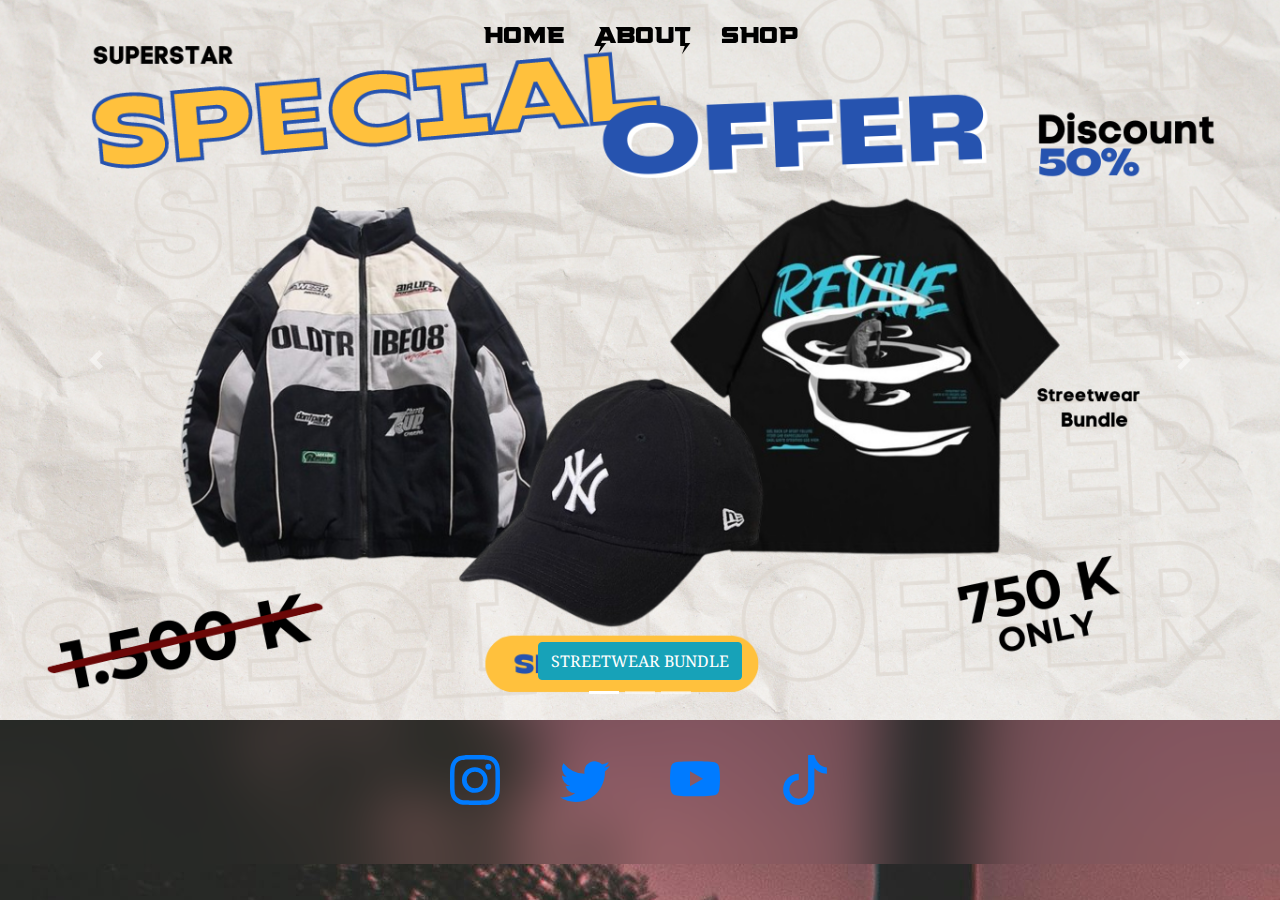
<file: TugasAkhirKelompok1/index.html>
<!DOCTYPE html>
<html lang="en">

<head>
  <link rel="icon" type="image/png" href="image/logo.jpeg">
  <link rel="stylesheet" href="main.css">
  <meta charset="utf-8" />
  <meta name="viewport" content="width=device-width, initial-scale=1" />
  <title>Superstar Streetwear</title>
  <link href="https://cdn.jsdelivr.net/npm/bootstrap@5.3.3/dist/css/bootstrap.min.css" rel="stylesheet"
    integrity="sha384-QWTKZyjpPEjISv5WaRU9OFeRpok6YctnYmDr5pNlyT2bRjXh0JMhjY6hW+ALEwIH" crossorigin="anonymous" />
  <link rel="stylesheet" href="https://stackpath.bootstrapcdn.com/bootstrap/4.3.1/css/bootstrap.min.css"
    integrity="sha384-ggOyR0iXCbMQv3Xipma34MD+dH/1fQ784/j6cY/iJTQUOhcWr7x9JvoRxT2MZw1T" crossorigin="anonymous" />
    <script>
      alert ('SELAMAT BERBELANJA')
      document.addEventListener('DOMContentLoaded', function () {
        const links = document.querySelectorAll('a');
  
        links.forEach(function (link) {
          link.addEventListener('click', function (event) {
            const confirmationMessage = 'Yakin ingin keluar dari halaman?';
            if (!confirm(confirmationMessage)) {
              event.preventDefault(); // Membatalkan navigasi jika pengguna mengklik 'Batal'
            }
          });
        });
      });
    </script>
</head>

<body>
  <!-- Navbar -->
  <nav>
    <ul class="nav-flex-row">
      <li class="nav-item">
        <a href="index.html">Home</a>
      </li>
      <li class="nav-item">
        <a href="about.html">About</a>
      </li>
      <li class="nav-item">
        <a href="shop.html">Shop</a>
      </li>
    </ul>
  </nav>
  <div id="carouselExampleCaptions" class="carousel slide">
    <div class="carousel-indicators">
      <button type="button" data-bs-target="#carouselExampleCaptions" data-bs-slide-to="0" class="active"
        aria-current="true" aria-label="Slide 1"></button>
      <button type="button" data-bs-target="#carouselExampleCaptions" data-bs-slide-to="1"
        aria-label="Slide 2"></button>
      <button type="button" data-bs-target="#carouselExampleCaptions" data-bs-slide-to="2"
        aria-label="Slide 3"></button>
    </div>
    <div class="carousel-inner">
      <div class="carousel-item active">
        <img src="image/p1.png" class="d-block w-100" alt="..." />
        <div class="carousel-caption d-none d-md-block">
          <a href="halaman2-1.html" class="btn btn-info"> STREETWEAR BUNDLE</a>
        </div>
      </div>
      <div class="carousel-item">
        <img src="image/p2.jpg" class="d-block w-100" alt="..." />
        <div class="carousel-caption d-none d-md-block">
          <a href="halaman2-2.html" class="btn btn-info">URBAN PACKAGE</a>
        </div>
      </div>
      <div class="carousel-item">
        <img src="image/p3.jpg" class="d-block w-100" alt="..." />
        <div class="carousel-caption d-none d-md-block">
          <a href="halaman2-3.html" class="btn btn-info"> CASUAL COMBO</a>
        </div>
      </div>
    </div>
    <button class="carousel-control-prev" type="button" data-bs-target="#carouselExampleCaptions" data-bs-slide="prev">
      <span class="carousel-control-prev-icon" aria-hidden="true"></span>
      <span class="visually-hidden">Previous</span>
    </button>
    <button class="carousel-control-next" type="button" data-bs-target="#carouselExampleCaptions" data-bs-slide="next">
      <span class="carousel-control-next-icon" aria-hidden="true"></span>
      <span class="visually-hidden">Next</span>
    </button>
  </div>

  <div class="footer1">
    <a href="https://www.instagram.com/"
      ><svg
        xmlns="http://www.w3.org/2000/svg"
        width="50"
        height="50"
        fill="currentColor"
        class="bi bi-instagram"
        viewBox="0 0 16 16"
      >
        <path
          d="M8 0C5.829 0 5.556.01 4.703.048 3.85.088 3.269.222 2.76.42a3.9 3.9 0 0 0-1.417.923A3.9 3.9 0 0 0 .42 2.76C.222 3.268.087 3.85.048 4.7.01 5.555 0 5.827 0 8.001c0 2.172.01 2.444.048 3.297.04.852.174 1.433.372 1.942.205.526.478.972.923 1.417.444.445.89.719 1.416.923.51.198 1.09.333 1.942.372C5.555 15.99 5.827 16 8 16s2.444-.01 3.298-.048c.851-.04 1.434-.174 1.943-.372a3.9 3.9 0 0 0 1.416-.923c.445-.445.718-.891.923-1.417.197-.509.332-1.09.372-1.942C15.99 10.445 16 10.173 16 8s-.01-2.445-.048-3.299c-.04-.851-.175-1.433-.372-1.941a3.9 3.9 0 0 0-.923-1.417A3.9 3.9 0 0 0 13.24.42c-.51-.198-1.092-.333-1.943-.372C10.443.01 10.172 0 7.998 0zm-.717 1.442h.718c2.136 0 2.389.007 3.232.046.78.035 1.204.166 1.486.275.373.145.64.319.92.599s.453.546.598.92c.11.281.24.705.275 1.485.039.843.047 1.096.047 3.231s-.008 2.389-.047 3.232c-.035.78-.166 1.203-.275 1.485a2.5 2.5 0 0 1-.599.919c-.28.28-.546.453-.92.598-.28.11-.704.24-1.485.276-.843.038-1.096.047-3.232.047s-2.39-.009-3.233-.047c-.78-.036-1.203-.166-1.485-.276a2.5 2.5 0 0 1-.92-.598 2.5 2.5 0 0 1-.6-.92c-.109-.281-.24-.705-.275-1.485-.038-.843-.046-1.096-.046-3.233s.008-2.388.046-3.231c.036-.78.166-1.204.276-1.486.145-.373.319-.64.599-.92s.546-.453.92-.598c.282-.11.705-.24 1.485-.276.738-.034 1.024-.044 2.515-.045zm4.988 1.328a.96.96 0 1 0 0 1.92.96.96 0 0 0 0-1.92m-4.27 1.122a4.109 4.109 0 1 0 0 8.217 4.109 4.109 0 0 0 0-8.217m0 1.441a2.667 2.667 0 1 1 0 5.334 2.667 2.667 0 0 1 0-5.334"
        /></svg
    ></a>
    <a href="https://twitter.com/">
      <svg
        xmlns="http://www.w3.org/2000/svg"
        width="50"
        height="50"
        fill="currentColor"
        class="bi bi-twitter"
        viewBox="0 0 16 16"
      >
        <path
          d="M5.026 15c6.038 0 9.341-5.003 9.341-9.334q.002-.211-.006-.422A6.7 6.7 0 0 0 16 3.542a6.7 6.7 0 0 1-1.889.518 3.3 3.3 0 0 0 1.447-1.817 6.5 6.5 0 0 1-2.087.793A3.286 3.286 0 0 0 7.875 6.03a9.32 9.32 0 0 1-6.767-3.429 3.29 3.29 0 0 0 1.018 4.382A3.3 3.3 0 0 1 .64 6.575v.045a3.29 3.29 0 0 0 2.632 3.218 3.2 3.2 0 0 1-.865.115 3 3 0 0 1-.614-.057 3.28 3.28 0 0 0 3.067 2.277A6.6 6.6 0 0 1 .78 13.58a6 6 0 0 1-.78-.045A9.34 9.34 0 0 0 5.026 15"
        />
      </svg>
    </a>
    <a href="https://youtube.com/"
      ><svg
        xmlns="http://www.w3.org/2000/svg"
        width="50"
        height="50"
        fill="currentColor"
        class="bi bi-youtube"
        viewBox="0 0 16 16"
      >
        <path
          d="M8.051 1.999h.089c.822.003 4.987.033 6.11.335a2.01 2.01 0 0 1 1.415 1.42c.101.38.172.883.22 1.402l.01.104.022.26.008.104c.065.914.073 1.77.074 1.957v.075c-.001.194-.01 1.108-.082 2.06l-.008.105-.009.104c-.05.572-.124 1.14-.235 1.558a2.01 2.01 0 0 1-1.415 1.42c-1.16.312-5.569.334-6.18.335h-.142c-.309 0-1.587-.006-2.927-.052l-.17-.006-.087-.004-.171-.007-.171-.007c-1.11-.049-2.167-.128-2.654-.26a2.01 2.01 0 0 1-1.415-1.419c-.111-.417-.185-.986-.235-1.558L.09 9.82l-.008-.104A31 31 0 0 1 0 7.68v-.123c.002-.215.01-.958.064-1.778l.007-.103.003-.052.008-.104.022-.26.01-.104c.048-.519.119-1.023.22-1.402a2.01 2.01 0 0 1 1.415-1.42c.487-.13 1.544-.21 2.654-.26l.17-.007.172-.006.086-.003.171-.007A100 100 0 0 1 7.858 2zM6.4 5.209v4.818l4.157-2.408z"
        /></svg
    ></a>
    <a href="https://tiktok.com/"
      ><svg
        xmlns="http://www.w3.org/2000/svg"
        width="50"
        height="50"
        fill="currentColor"
        class="bi bi-tiktok"
        viewBox="0 0 16 16"
      >
        <path
          d="M9 0h1.98c.144.715.54 1.617 1.235 2.512C12.895 3.389 13.797 4 15 4v2c-1.753 0-3.07-.814-4-1.829V11a5 5 0 1 1-5-5v2a3 3 0 1 0 3 3z"
        /></svg
    ></a>
  </div>

  
  <script src="https://cdn.jsdelivr.net/npm/bootstrap@5.3.3/dist/js/bootstrap.bundle.min.js"
    integrity="sha384-YvpcrYf0tY3lHB60NNkmXc5s9fDVZLESaAA55NDzOxhy9GkcIdslK1eN7N6jIeHz"
    crossorigin="anonymous"></script>
  <br>

</body>

</html>
</file>
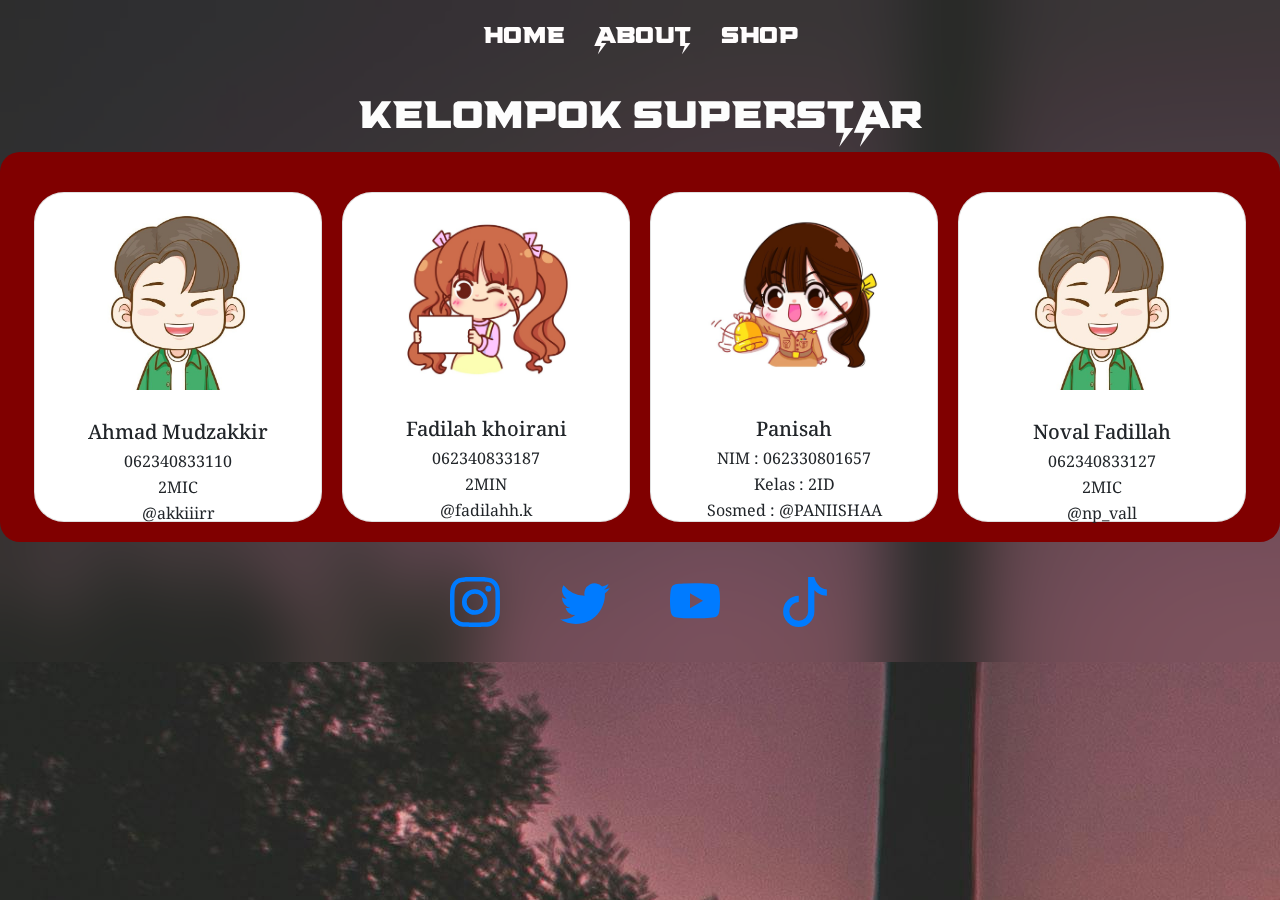
<file: TugasAkhirKelompok1/about.html>
<!DOCTYPE html>
<html lang="en">
  <head>
    <link rel="icon" type="image/png" href="image/logo.jpeg">
    <link rel="stylesheet" href="about.css">
    <meta charset="utf-8" />
    <meta name="viewport" content="width=device-width, initial-scale=1" />
    <title>About Us</title>
    <link
      href="https://cdn.jsdelivr.net/npm/bootstrap@5.3.3/dist/css/bootstrap.min.css"
      rel="stylesheet"
      integrity="sha384-QWTKZyjpPEjISv5WaRU9OFeRpok6YctnYmDr5pNlyT2bRjXh0JMhjY6hW+ALEwIH"
      crossorigin="anonymous"
    />
    <link
          rel="stylesheet"
          href="https://stackpath.bootstrapcdn.com/bootstrap/4.3.1/css/bootstrap.min.css"
          integrity="sha384-ggOyR0iXCbMQv3Xipma34MD+dH/1fQ784/j6cY/iJTQUOhcWr7x9JvoRxT2MZw1T"
          crossorigin="anonymous"
        />
  </head>
  <body>
    <!-- Navbar -->
    <nav>
      <ul class="nav-flex-row">
        <li class="nav-item" >
          <a href="index.html">Home</a>
        </li>
        <li class="nav-item">
          <a href="about.html">About</a>
        </li>
        <li class="nav-item">
          <a href="shop.html">Shop</a>
        </li>
      </ul>
    </nav>
    <br><br><br><br>
    <!-- profile -->
    <div class="judul"> <h1> KELOMPOK SUPERSTAR </h1> </div>
    <div class="wrapper">
      <div class="card" style="width: 18rem">
        <svg xmlns="http://www.w3.org/2000/svg" width="200" height="200" fill="currentColor" class="bi bi-people" viewBox="0 0 16 16">
            <path d="M15 14s1 0 1-1-1-4-5-4-5 3-5 4 1 1 1 1zm-7.978-1L7 12.996c.001-.264.167-1.03.76-1.72C8.312 10.629 9.282 10 11 10c1.717 0 2.687.63 3.24 1.276.593.69.758 1.457.76 1.72l-.008.002-.014.002zM11 7a2 2 0 1 0 0-4 2 2 0 0 0 0 4m3-2a3 3 0 1 1-6 0 3 3 0 0 1 6 0M6.936 9.28a6 6 0 0 0-1.23-.247A7 7 0 0 0 5 9c-4 0-5 3-5 4q0 1 1 1h4.216A2.24 2.24 0 0 1 5 13c0-1.01.377-2.042 1.09-2.904.243-.294.526-.569.846-.816M4.92 10A5.5 5.5 0 0 0 4 13H1c0-.26.164-1.03.76-1.724.545-.636 1.492-1.256 3.16-1.275ZM1.5 5.5a3 3 0 1 1 6 0 3 3 0 0 1-6 0m3-2a2 2 0 1 0 0 4 2 2 0 0 0 0-4"/>
          </svg>
            <img src="image/b1.jpg" class="card-img-top" alt="..." />
        <div class="card-body">
          <h5 class="card-title">Ahmad Mudzakkir</h5>
          <p class="card-text">062340833110</p>
          <p class="card-text">2MIC</p>
          <p class="card-text">@akkiiirr</p>
        </div>
      </div>
      <div class="card" style="width: 18rem">
        <svg xmlns="http://www.w3.org/2000/svg" width="200" height="200" fill="currentColor" class="bi bi-people" viewBox="0 0 16 16">
            <path d="M15 14s1 0 1-1-1-4-5-4-5 3-5 4 1 1 1 1zm-7.978-1L7 12.996c.001-.264.167-1.03.76-1.72C8.312 10.629 9.282 10 11 10c1.717 0 2.687.63 3.24 1.276.593.69.758 1.457.76 1.72l-.008.002-.014.002zM11 7a2 2 0 1 0 0-4 2 2 0 0 0 0 4m3-2a3 3 0 1 1-6 0 3 3 0 0 1 6 0M6.936 9.28a6 6 0 0 0-1.23-.247A7 7 0 0 0 5 9c-4 0-5 3-5 4q0 1 1 1h4.216A2.24 2.24 0 0 1 5 13c0-1.01.377-2.042 1.09-2.904.243-.294.526-.569.846-.816M4.92 10A5.5 5.5 0 0 0 4 13H1c0-.26.164-1.03.76-1.724.545-.636 1.492-1.256 3.16-1.275ZM1.5 5.5a3 3 0 1 1 6 0 3 3 0 0 1-6 0m3-2a2 2 0 1 0 0 4 2 2 0 0 0 0-4"/>
          </svg>
          <img src="image/c1.jpg" class="card-img-top" alt="..." />
        <div class="card-body">
          <h5 class="card-title">Fadilah khoirani</h5>
          <p class="card-text">062340833187</p>
          <p class="card-text">2MIN</p>
          <p class="card-text">@fadilahh.k</p>
        </div>
      </div>
      <div class="card" style="width: 18rem">
        <svg xmlns="http://www.w3.org/2000/svg" width="200" height="200" fill="currentColor" class="bi bi-people" viewBox="0 0 16 16">
            <path d="M15 14s1 0 1-1-1-4-5-4-5 3-5 4 1 1 1 1zm-7.978-1L7 12.996c.001-.264.167-1.03.76-1.72C8.312 10.629 9.282 10 11 10c1.717 0 2.687.63 3.24 1.276.593.69.758 1.457.76 1.72l-.008.002-.014.002zM11 7a2 2 0 1 0 0-4 2 2 0 0 0 0 4m3-2a3 3 0 1 1-6 0 3 3 0 0 1 6 0M6.936 9.28a6 6 0 0 0-1.23-.247A7 7 0 0 0 5 9c-4 0-5 3-5 4q0 1 1 1h4.216A2.24 2.24 0 0 1 5 13c0-1.01.377-2.042 1.09-2.904.243-.294.526-.569.846-.816M4.92 10A5.5 5.5 0 0 0 4 13H1c0-.26.164-1.03.76-1.724.545-.636 1.492-1.256 3.16-1.275ZM1.5 5.5a3 3 0 1 1 6 0 3 3 0 0 1-6 0m3-2a2 2 0 1 0 0 4 2 2 0 0 0 0-4"/>
          </svg>
          <img src="image/c2.jpg" class="card-img-top" alt="..." />
        <div class="card-body">
          <h5 class="card-title">Panisah</h5>
          <p class="card-text">NIM : 062330801657</p>
          <p class="card-text">Kelas : 2ID</p>
          <p class="card-text">Sosmed : @PANIISHAA</p>
        </div>
      </div>
      <div class="card" style="width: 18rem">
        <svg xmlns="http://www.w3.org/2000/svg" width="200" height="200" fill="currentColor" class="bi bi-people" viewBox="0 0 16 16">
            <path d="M15 14s1 0 1-1-1-4-5-4-5 3-5 4 1 1 1 1zm-7.978-1L7 12.996c.001-.264.167-1.03.76-1.72C8.312 10.629 9.282 10 11 10c1.717 0 2.687.63 3.24 1.276.593.69.758 1.457.76 1.72l-.008.002-.014.002zM11 7a2 2 0 1 0 0-4 2 2 0 0 0 0 4m3-2a3 3 0 1 1-6 0 3 3 0 0 1 6 0M6.936 9.28a6 6 0 0 0-1.23-.247A7 7 0 0 0 5 9c-4 0-5 3-5 4q0 1 1 1h4.216A2.24 2.24 0 0 1 5 13c0-1.01.377-2.042 1.09-2.904.243-.294.526-.569.846-.816M4.92 10A5.5 5.5 0 0 0 4 13H1c0-.26.164-1.03.76-1.724.545-.636 1.492-1.256 3.16-1.275ZM1.5 5.5a3 3 0 1 1 6 0 3 3 0 0 1-6 0m3-2a2 2 0 1 0 0 4 2 2 0 0 0 0-4"/>
          </svg>
          <img src="image/b1.jpg" class="card-img-top" alt="..." />
        <div class="card-body">
          <h5 class="card-title">Noval Fadillah</h5>
          <p class="card-text">062340833127</p>
          <p class="card-text">2MIC</p>
          <p class="card-text">@np_vall</p>
        </div>
      </div>
    </div>
    <div class="footer1">
      <a href="https://www.instagram.com/"
        ><svg
          xmlns="http://www.w3.org/2000/svg"
          width="50"
          height="50"
          fill="currentColor"
          class="bi bi-instagram"
          viewBox="0 0 16 16"
        >
          <path
            d="M8 0C5.829 0 5.556.01 4.703.048 3.85.088 3.269.222 2.76.42a3.9 3.9 0 0 0-1.417.923A3.9 3.9 0 0 0 .42 2.76C.222 3.268.087 3.85.048 4.7.01 5.555 0 5.827 0 8.001c0 2.172.01 2.444.048 3.297.04.852.174 1.433.372 1.942.205.526.478.972.923 1.417.444.445.89.719 1.416.923.51.198 1.09.333 1.942.372C5.555 15.99 5.827 16 8 16s2.444-.01 3.298-.048c.851-.04 1.434-.174 1.943-.372a3.9 3.9 0 0 0 1.416-.923c.445-.445.718-.891.923-1.417.197-.509.332-1.09.372-1.942C15.99 10.445 16 10.173 16 8s-.01-2.445-.048-3.299c-.04-.851-.175-1.433-.372-1.941a3.9 3.9 0 0 0-.923-1.417A3.9 3.9 0 0 0 13.24.42c-.51-.198-1.092-.333-1.943-.372C10.443.01 10.172 0 7.998 0zm-.717 1.442h.718c2.136 0 2.389.007 3.232.046.78.035 1.204.166 1.486.275.373.145.64.319.92.599s.453.546.598.92c.11.281.24.705.275 1.485.039.843.047 1.096.047 3.231s-.008 2.389-.047 3.232c-.035.78-.166 1.203-.275 1.485a2.5 2.5 0 0 1-.599.919c-.28.28-.546.453-.92.598-.28.11-.704.24-1.485.276-.843.038-1.096.047-3.232.047s-2.39-.009-3.233-.047c-.78-.036-1.203-.166-1.485-.276a2.5 2.5 0 0 1-.92-.598 2.5 2.5 0 0 1-.6-.92c-.109-.281-.24-.705-.275-1.485-.038-.843-.046-1.096-.046-3.233s.008-2.388.046-3.231c.036-.78.166-1.204.276-1.486.145-.373.319-.64.599-.92s.546-.453.92-.598c.282-.11.705-.24 1.485-.276.738-.034 1.024-.044 2.515-.045zm4.988 1.328a.96.96 0 1 0 0 1.92.96.96 0 0 0 0-1.92m-4.27 1.122a4.109 4.109 0 1 0 0 8.217 4.109 4.109 0 0 0 0-8.217m0 1.441a2.667 2.667 0 1 1 0 5.334 2.667 2.667 0 0 1 0-5.334"
          /></svg
      ></a>
      <a href="https://twitter.com/">
        <svg
          xmlns="http://www.w3.org/2000/svg"
          width="50"
          height="50"
          fill="currentColor"
          class="bi bi-twitter"
          viewBox="0 0 16 16"
        >
          <path
            d="M5.026 15c6.038 0 9.341-5.003 9.341-9.334q.002-.211-.006-.422A6.7 6.7 0 0 0 16 3.542a6.7 6.7 0 0 1-1.889.518 3.3 3.3 0 0 0 1.447-1.817 6.5 6.5 0 0 1-2.087.793A3.286 3.286 0 0 0 7.875 6.03a9.32 9.32 0 0 1-6.767-3.429 3.29 3.29 0 0 0 1.018 4.382A3.3 3.3 0 0 1 .64 6.575v.045a3.29 3.29 0 0 0 2.632 3.218 3.2 3.2 0 0 1-.865.115 3 3 0 0 1-.614-.057 3.28 3.28 0 0 0 3.067 2.277A6.6 6.6 0 0 1 .78 13.58a6 6 0 0 1-.78-.045A9.34 9.34 0 0 0 5.026 15"
          />
        </svg>
      </a>
      <a href="https://youtube.com/"
        ><svg
          xmlns="http://www.w3.org/2000/svg"
          width="50"
          height="50"
          fill="currentColor"
          class="bi bi-youtube"
          viewBox="0 0 16 16"
        >
          <path
            d="M8.051 1.999h.089c.822.003 4.987.033 6.11.335a2.01 2.01 0 0 1 1.415 1.42c.101.38.172.883.22 1.402l.01.104.022.26.008.104c.065.914.073 1.77.074 1.957v.075c-.001.194-.01 1.108-.082 2.06l-.008.105-.009.104c-.05.572-.124 1.14-.235 1.558a2.01 2.01 0 0 1-1.415 1.42c-1.16.312-5.569.334-6.18.335h-.142c-.309 0-1.587-.006-2.927-.052l-.17-.006-.087-.004-.171-.007-.171-.007c-1.11-.049-2.167-.128-2.654-.26a2.01 2.01 0 0 1-1.415-1.419c-.111-.417-.185-.986-.235-1.558L.09 9.82l-.008-.104A31 31 0 0 1 0 7.68v-.123c.002-.215.01-.958.064-1.778l.007-.103.003-.052.008-.104.022-.26.01-.104c.048-.519.119-1.023.22-1.402a2.01 2.01 0 0 1 1.415-1.42c.487-.13 1.544-.21 2.654-.26l.17-.007.172-.006.086-.003.171-.007A100 100 0 0 1 7.858 2zM6.4 5.209v4.818l4.157-2.408z"
          /></svg
      ></a>
      <a href="https://tiktok.com/"
        ><svg
          xmlns="http://www.w3.org/2000/svg"
          width="50"
          height="50"
          fill="currentColor"
          class="bi bi-tiktok"
          viewBox="0 0 16 16"
        >
          <path
            d="M9 0h1.98c.144.715.54 1.617 1.235 2.512C12.895 3.389 13.797 4 15 4v2c-1.753 0-3.07-.814-4-1.829V11a5 5 0 1 1-5-5v2a3 3 0 1 0 3 3z"
          /></svg
      ></a>
    </div>
    <script
      src="https://cdn.jsdelivr.net/npm/bootstrap@5.3.3/dist/js/bootstrap.bundle.min.js"
      integrity="sha384-YvpcrYf0tY3lHB60NNkmXc5s9fDVZLESaAA55NDzOxhy9GkcIdslK1eN7N6jIeHz"
      crossorigin="anonymous"
    ></script>
  </body>
</html>
</file>
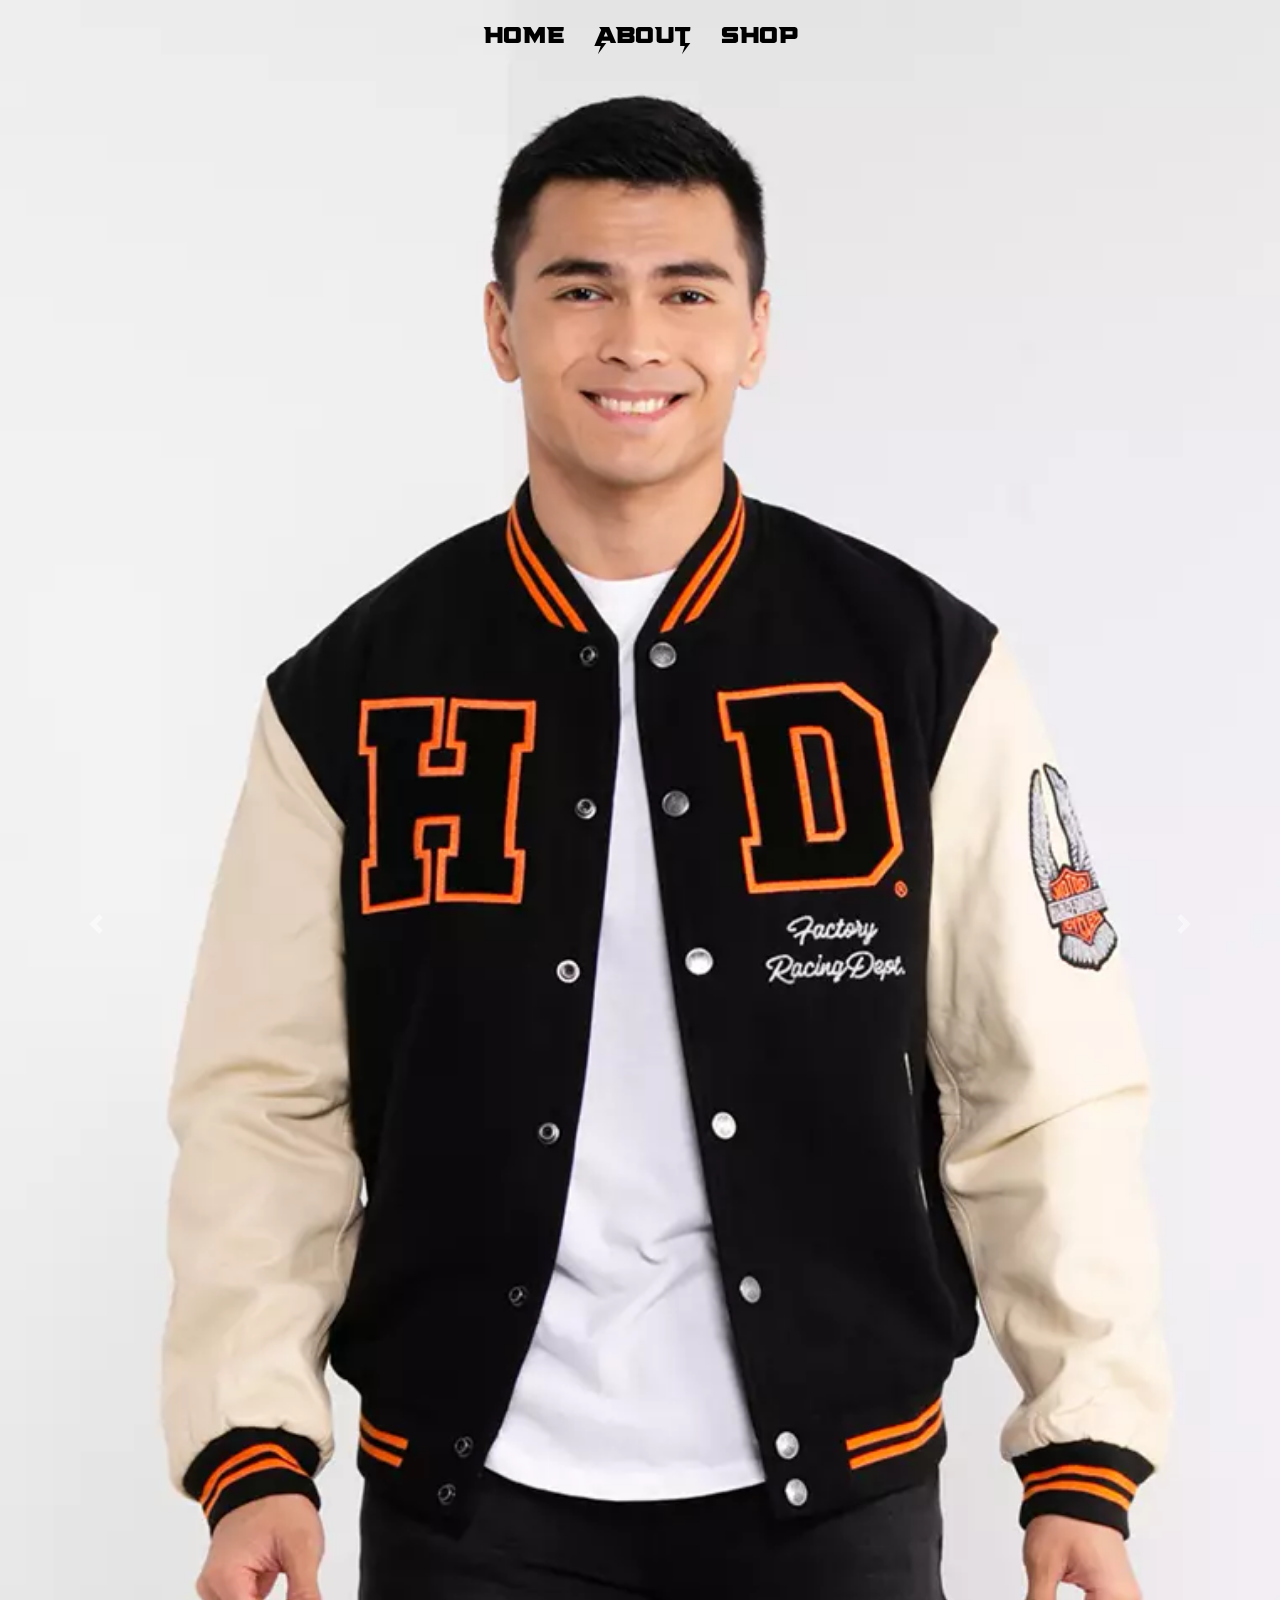
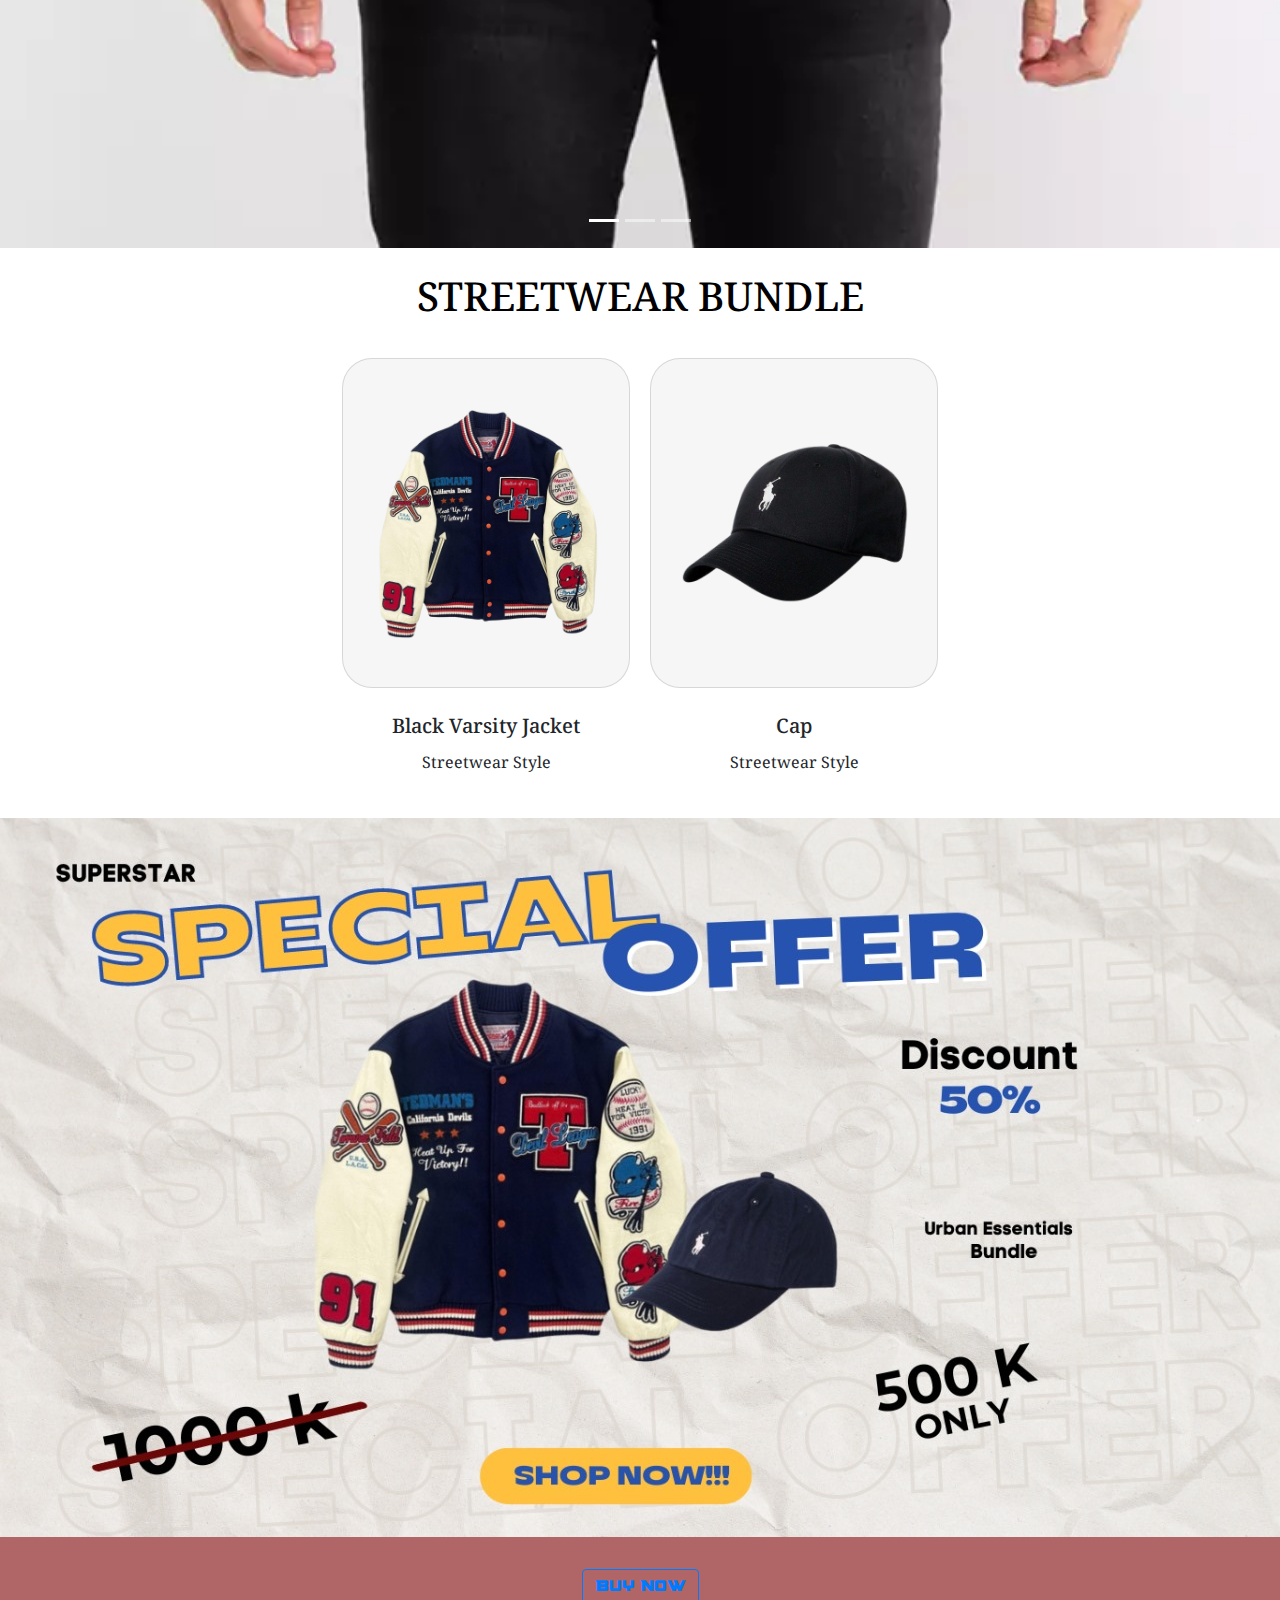
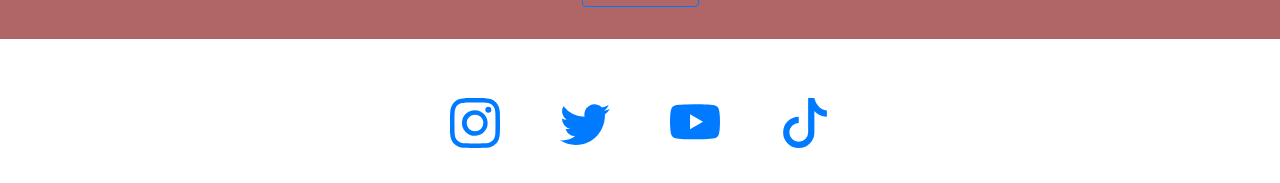
<file: TugasAkhirKelompok1/halaman2-2.html>
<!DOCTYPE html>
<html lang="en">

<head>
  <link rel="icon" type="image/png" href="image/logo.jpeg">
  <link rel="stylesheet" type="text/css" href="hal22.css" />
  <meta charset="utf-8" />
  <meta name="viewport" content="width=device-width, initial-scale=1" />
  <title>URBAN PACKAGE</title>
  <link href="https://cdn.jsdelivr.net/npm/bootstrap@5.3.3/dist/css/bootstrap.min.css" rel="stylesheet"
    integrity="sha384-QWTKZyjpPEjISv5WaRU9OFeRpok6YctnYmDr5pNlyT2bRjXh0JMhjY6hW+ALEwIH" crossorigin="anonymous" />
  <link rel="stylesheet" href="https://stackpath.bootstrapcdn.com/bootstrap/4.3.1/css/bootstrap.min.css"
    integrity="sha384-ggOyR0iXCbMQv3Xipma34MD+dH/1fQ784/j6cY/iJTQUOhcWr7x9JvoRxT2MZw1T" crossorigin="anonymous" />
  <script>
    document.addEventListener('DOMContentLoaded', function () {
      const links = document.querySelectorAll('a');

      links.forEach(function (link) {
        link.addEventListener('click', function (event) {
          const confirmationMessage = 'Yakin ingin keluar dari halaman?';
          if (!confirm(confirmationMessage)) {
            event.preventDefault(); // Membatalkan navigasi jika pengguna mengklik 'Batal'
          }
        });
      });
    });
  </script>
</head>

<body>
  <!-- Navbar -->
  <nav>
    <ul class="nav-flex-row">
      <li class="nav-item">
        <a href="index.html">Home</a>
      </li>
      <li class="nav-item">
        <a href="about.html">About</a>
      </li>
      <li class="nav-item">
        <a href="shop.html">Shop</a>
      </li>
    </ul>
  </nav>
  <!-- carousel -->
  <div id="carouselExampleCaptions" class="carousel slide" data-bs-ride="carousel">
    <div class="carousel-indicators">
      <button type="button" data-bs-target="#carouselExampleCaptions" data-bs-slide-to="0" class="active"
        aria-current="true" aria-label="Slide 1"></button>
      <button type="button" data-bs-target="#carouselExampleCaptions" data-bs-slide-to="1"
        aria-label="Slide 2"></button>
      <button type="button" data-bs-target="#carouselExampleCaptions" data-bs-slide-to="2"
        aria-label="Slide 3"></button>

    </div>
    <div class="carousel-inner">
      <div class="carousel-item active">
        <img src="image/h1.png" class="d-block w-100" alt="Slide 1" />
        <div class="carousel-caption d-none d-md-block">
        </div>
      </div>
      <div class="carousel-item">
        <img src="image/m4.jpg" class="d-block w-100" alt="Slide 2" />
        <div class="carousel-caption d-none d-md-block">
         
        </div>
      </div>
      <div class="carousel-item">
        <img src="image/m3.jpg" class="d-block w-100" alt="Slide 3" />
        <div class="carousel-caption d-none d-md-block">
         
        </div>
      </div>

    </div>
    <button class="carousel-control-prev" type="button" data-bs-target="#carouselExampleCaptions" data-bs-slide="prev">
      <span class="carousel-control-prev-icon" aria-hidden="true"></span>
      <span class="visually-hidden">Previous</span>
    </button>
    <button class="carousel-control-next" type="button" data-bs-target="#carouselExampleCaptions" data-bs-slide="next">
      <span class="carousel-control-next-icon" aria-hidden="true"></span>
      <span class="visually-hidden">Next</span>
    </button>
  </div>
  <br>
  <div class="judul">
    <h1> STREETWEAR BUNDLE </h1>
  </div>
  <div class="wrapper">
    <div class="card" style="width: 18rem">
      <img src="image/jaket2.png" class="card-img-top" alt="..." />
      <div class="card-body">
        <h5 class="card-title">Black Varsity Jacket</h5>
        <p class="card-text">Streetwear Style</p>
      </div>
    </div>
    <div class="card" style="width: 18rem">
      <img src="image/topihitam.png" class="card-img-top" alt="..." />
      <div class="card-body">
        <h5 class="card-title">Cap</h5>
        <p class="card-text">Streetwear Style</p>
      </div>
    </div>

  </div>
  <br>
  <!-- promo -->
  <br>
  <br>
  <br>
  <br>

  <div class="promo">
    <div class="promo-img">
      <img src="image/bndle1.jpg" alt="Promo" />
      <div class="buy-button">
        <a href="halaman3.html" class="btn btn-outline-primary">Buy Now</a>
      </div>
    </div>
    <br>
    <div class="footer1">
      <a href="https://www.instagram.com/"
        ><svg
          xmlns="http://www.w3.org/2000/svg"
          width="50"
          height="50"
          fill="currentColor"
          class="bi bi-instagram"
          viewBox="0 0 16 16"
        >
          <path
            d="M8 0C5.829 0 5.556.01 4.703.048 3.85.088 3.269.222 2.76.42a3.9 3.9 0 0 0-1.417.923A3.9 3.9 0 0 0 .42 2.76C.222 3.268.087 3.85.048 4.7.01 5.555 0 5.827 0 8.001c0 2.172.01 2.444.048 3.297.04.852.174 1.433.372 1.942.205.526.478.972.923 1.417.444.445.89.719 1.416.923.51.198 1.09.333 1.942.372C5.555 15.99 5.827 16 8 16s2.444-.01 3.298-.048c.851-.04 1.434-.174 1.943-.372a3.9 3.9 0 0 0 1.416-.923c.445-.445.718-.891.923-1.417.197-.509.332-1.09.372-1.942C15.99 10.445 16 10.173 16 8s-.01-2.445-.048-3.299c-.04-.851-.175-1.433-.372-1.941a3.9 3.9 0 0 0-.923-1.417A3.9 3.9 0 0 0 13.24.42c-.51-.198-1.092-.333-1.943-.372C10.443.01 10.172 0 7.998 0zm-.717 1.442h.718c2.136 0 2.389.007 3.232.046.78.035 1.204.166 1.486.275.373.145.64.319.92.599s.453.546.598.92c.11.281.24.705.275 1.485.039.843.047 1.096.047 3.231s-.008 2.389-.047 3.232c-.035.78-.166 1.203-.275 1.485a2.5 2.5 0 0 1-.599.919c-.28.28-.546.453-.92.598-.28.11-.704.24-1.485.276-.843.038-1.096.047-3.232.047s-2.39-.009-3.233-.047c-.78-.036-1.203-.166-1.485-.276a2.5 2.5 0 0 1-.92-.598 2.5 2.5 0 0 1-.6-.92c-.109-.281-.24-.705-.275-1.485-.038-.843-.046-1.096-.046-3.233s.008-2.388.046-3.231c.036-.78.166-1.204.276-1.486.145-.373.319-.64.599-.92s.546-.453.92-.598c.282-.11.705-.24 1.485-.276.738-.034 1.024-.044 2.515-.045zm4.988 1.328a.96.96 0 1 0 0 1.92.96.96 0 0 0 0-1.92m-4.27 1.122a4.109 4.109 0 1 0 0 8.217 4.109 4.109 0 0 0 0-8.217m0 1.441a2.667 2.667 0 1 1 0 5.334 2.667 2.667 0 0 1 0-5.334"
          /></svg
      ></a>
      <a href="https://twitter.com/">
        <svg
          xmlns="http://www.w3.org/2000/svg"
          width="50"
          height="50"
          fill="currentColor"
          class="bi bi-twitter"
          viewBox="0 0 16 16"
        >
          <path
            d="M5.026 15c6.038 0 9.341-5.003 9.341-9.334q.002-.211-.006-.422A6.7 6.7 0 0 0 16 3.542a6.7 6.7 0 0 1-1.889.518 3.3 3.3 0 0 0 1.447-1.817 6.5 6.5 0 0 1-2.087.793A3.286 3.286 0 0 0 7.875 6.03a9.32 9.32 0 0 1-6.767-3.429 3.29 3.29 0 0 0 1.018 4.382A3.3 3.3 0 0 1 .64 6.575v.045a3.29 3.29 0 0 0 2.632 3.218 3.2 3.2 0 0 1-.865.115 3 3 0 0 1-.614-.057 3.28 3.28 0 0 0 3.067 2.277A6.6 6.6 0 0 1 .78 13.58a6 6 0 0 1-.78-.045A9.34 9.34 0 0 0 5.026 15"
          />
        </svg>
      </a>
      <a href="https://youtube.com/"
        ><svg
          xmlns="http://www.w3.org/2000/svg"
          width="50"
          height="50"
          fill="currentColor"
          class="bi bi-youtube"
          viewBox="0 0 16 16"
        >
          <path
            d="M8.051 1.999h.089c.822.003 4.987.033 6.11.335a2.01 2.01 0 0 1 1.415 1.42c.101.38.172.883.22 1.402l.01.104.022.26.008.104c.065.914.073 1.77.074 1.957v.075c-.001.194-.01 1.108-.082 2.06l-.008.105-.009.104c-.05.572-.124 1.14-.235 1.558a2.01 2.01 0 0 1-1.415 1.42c-1.16.312-5.569.334-6.18.335h-.142c-.309 0-1.587-.006-2.927-.052l-.17-.006-.087-.004-.171-.007-.171-.007c-1.11-.049-2.167-.128-2.654-.26a2.01 2.01 0 0 1-1.415-1.419c-.111-.417-.185-.986-.235-1.558L.09 9.82l-.008-.104A31 31 0 0 1 0 7.68v-.123c.002-.215.01-.958.064-1.778l.007-.103.003-.052.008-.104.022-.26.01-.104c.048-.519.119-1.023.22-1.402a2.01 2.01 0 0 1 1.415-1.42c.487-.13 1.544-.21 2.654-.26l.17-.007.172-.006.086-.003.171-.007A100 100 0 0 1 7.858 2zM6.4 5.209v4.818l4.157-2.408z"
          /></svg
      ></a>
      <a href="https://tiktok.com/"
        ><svg
          xmlns="http://www.w3.org/2000/svg"
          width="50"
          height="50"
          fill="currentColor"
          class="bi bi-tiktok"
          viewBox="0 0 16 16"
        >
          <path
            d="M9 0h1.98c.144.715.54 1.617 1.235 2.512C12.895 3.389 13.797 4 15 4v2c-1.753 0-3.07-.814-4-1.829V11a5 5 0 1 1-5-5v2a3 3 0 1 0 3 3z"
          /></svg
      ></a>
    </div>
    <script src="https://cdn.jsdelivr.net/npm/bootstrap@5.3.3/dist/js/bootstrap.bundle.min.js"
      integrity="sha384-YvpcrYf0tY3lHB60NNkmXc5s9fDVZLESaAA55NDzOxhy9GkcIdslK1eN7N6jIeHz"
      crossorigin="anonymous"></script>
</body>

</html>
</file>
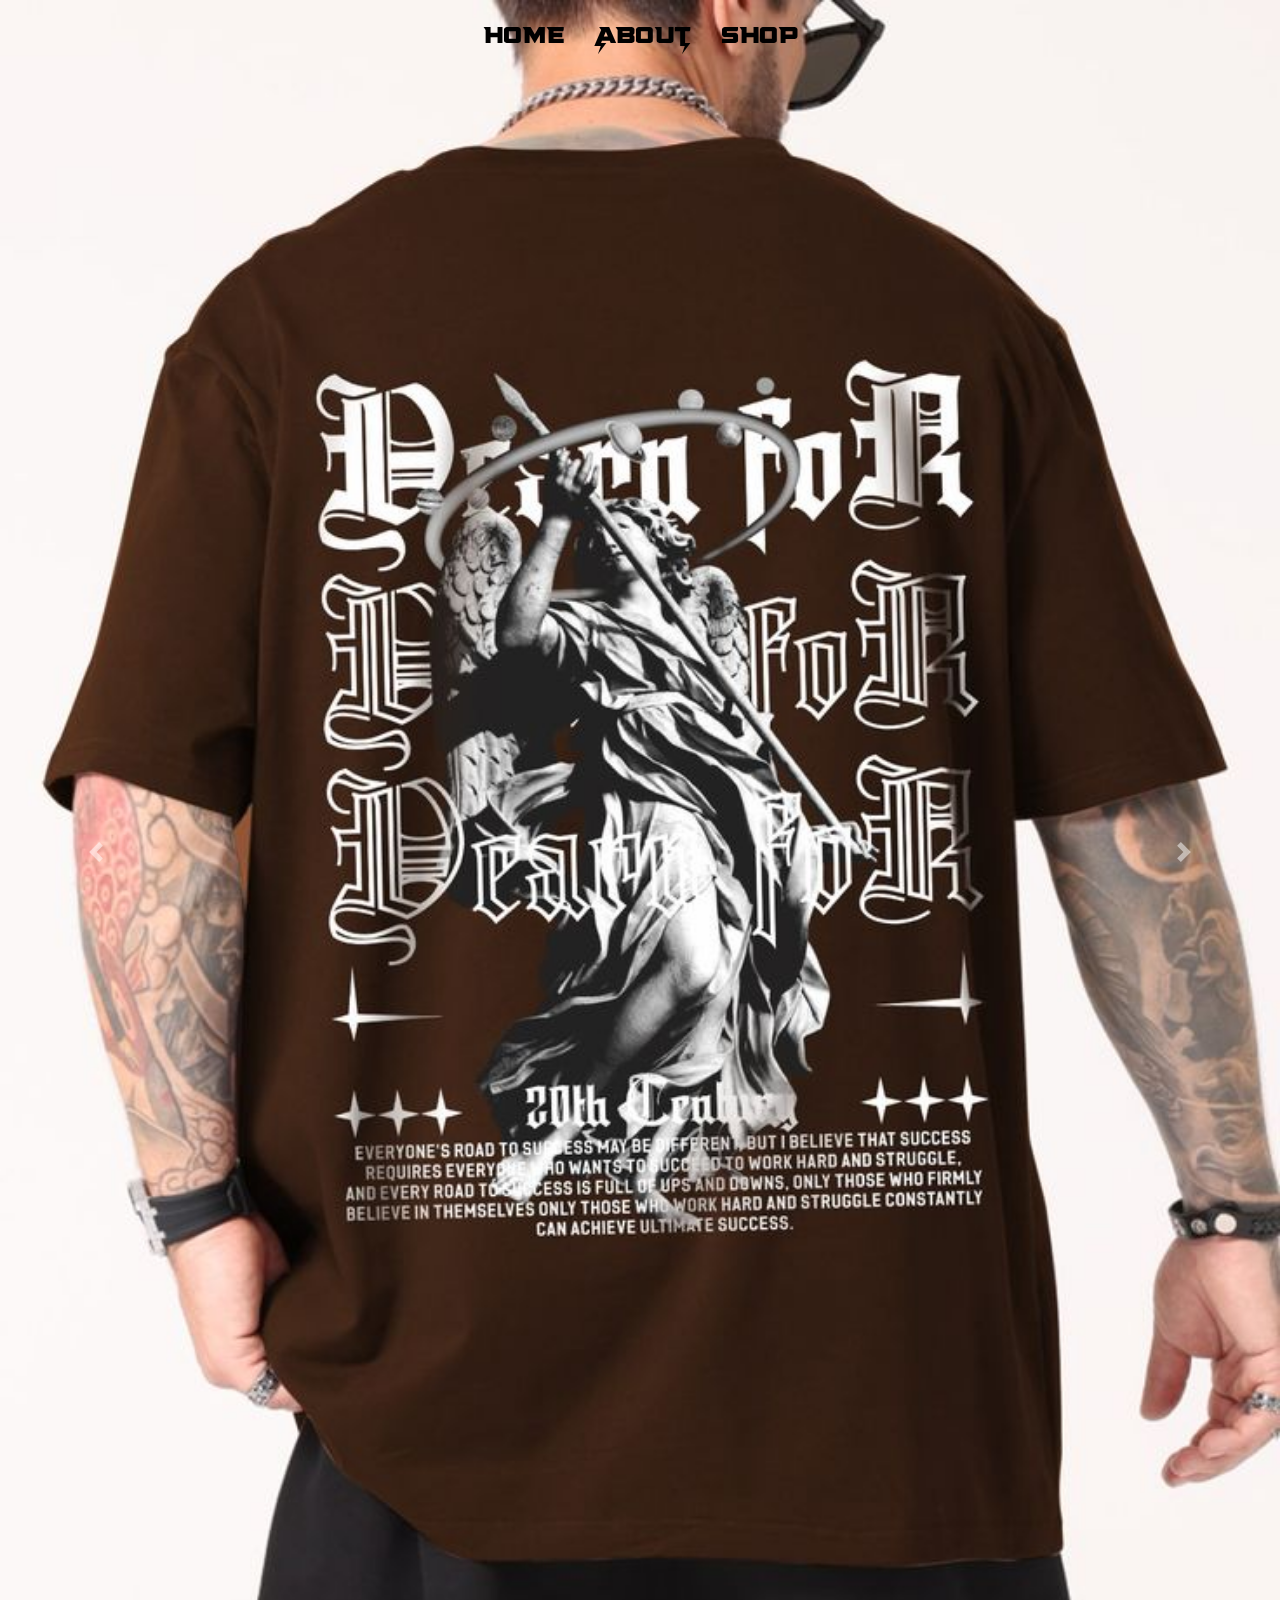
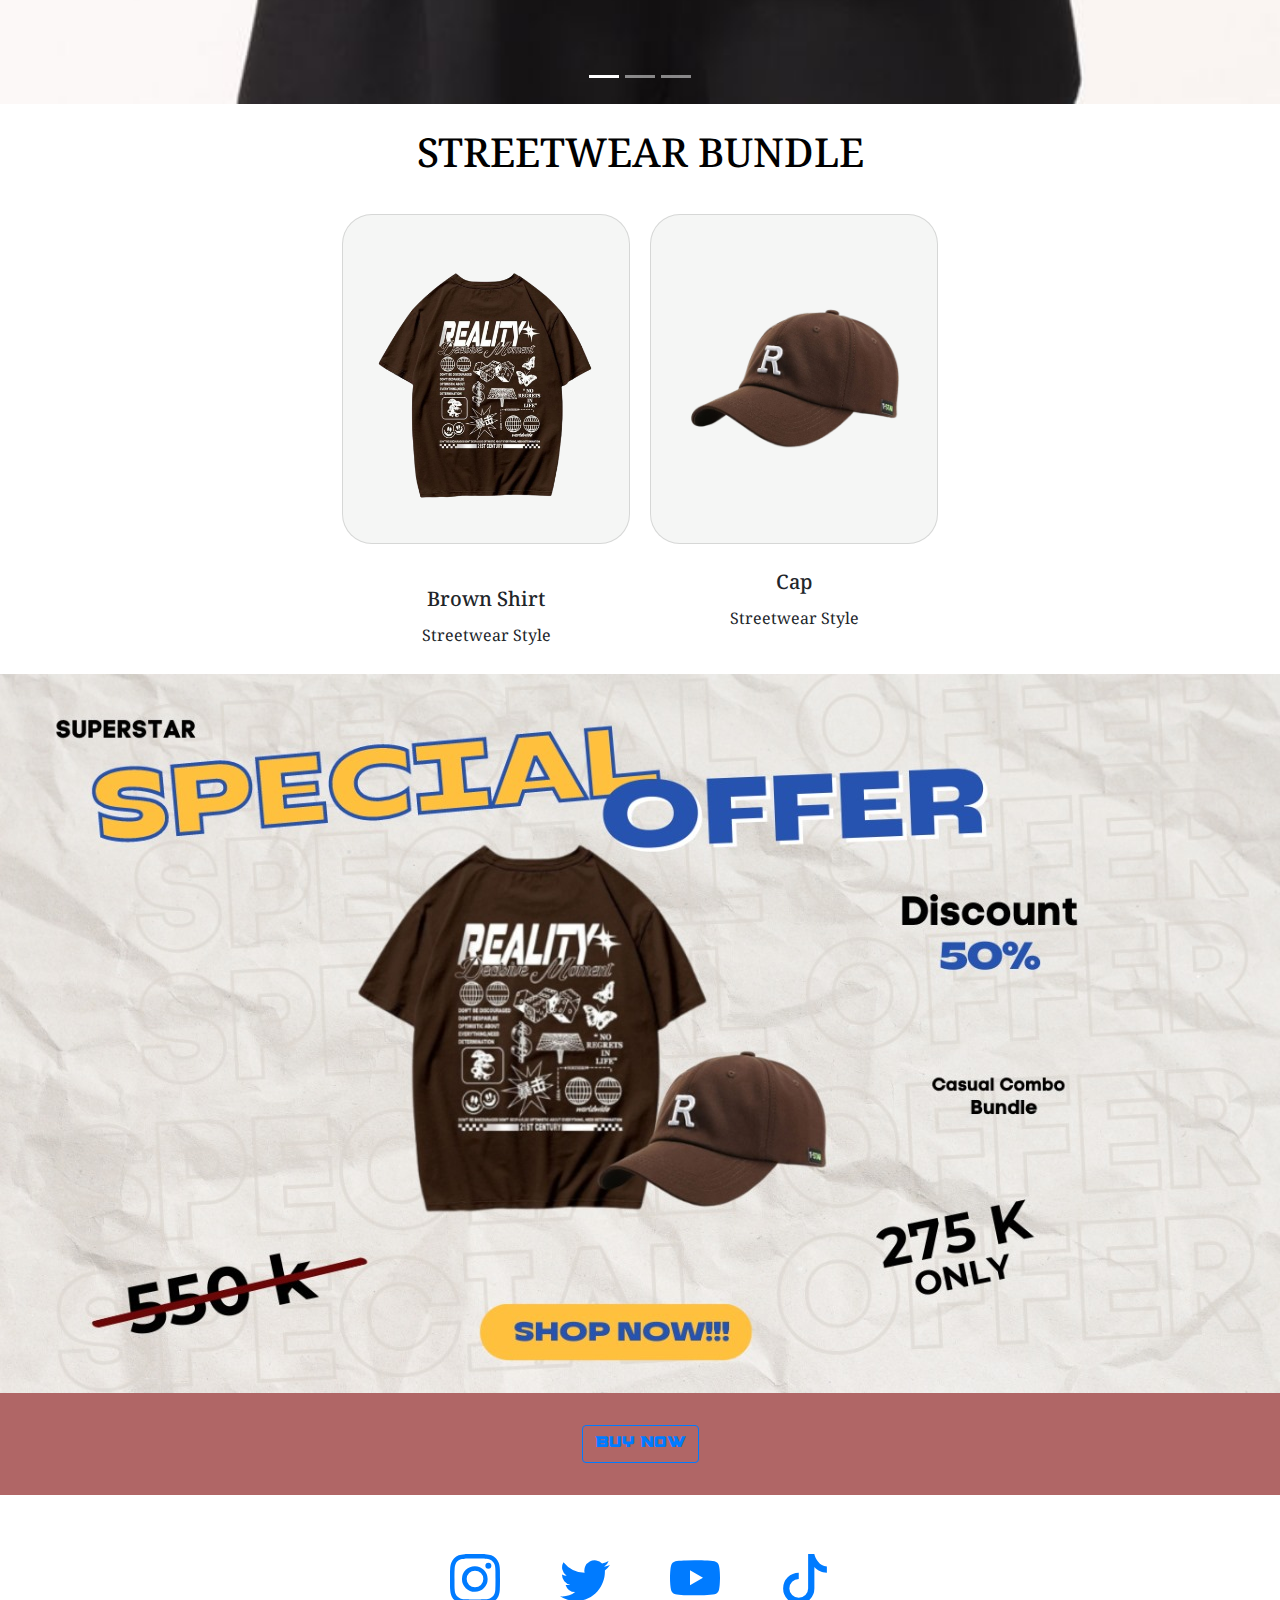
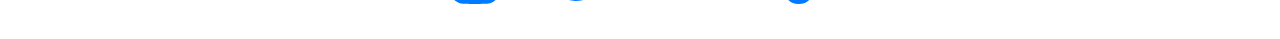
<file: TugasAkhirKelompok1/halaman2-3.html>
<!DOCTYPE html>
<html lang="en">

<head>
  <link rel="icon" type="image/png" href="image/logo.jpeg">
  <link rel="stylesheet" type="text/css" href="hal23.css" />
  <meta charset="utf-8" />
  <meta name="viewport" content="width=device-width, initial-scale=1" />
  <title>CASUAL COMBO  </title>
  <link href="https://cdn.jsdelivr.net/npm/bootstrap@5.3.3/dist/css/bootstrap.min.css" rel="stylesheet"
    integrity="sha384-QWTKZyjpPEjISv5WaRU9OFeRpok6YctnYmDr5pNlyT2bRjXh0JMhjY6hW+ALEwIH" crossorigin="anonymous" />
  <link rel="stylesheet" href="https://stackpath.bootstrapcdn.com/bootstrap/4.3.1/css/bootstrap.min.css"
    integrity="sha384-ggOyR0iXCbMQv3Xipma34MD+dH/1fQ784/j6cY/iJTQUOhcWr7x9JvoRxT2MZw1T" crossorigin="anonymous" />
  <script>
    document.addEventListener('DOMContentLoaded', function () {
      const links = document.querySelectorAll('a');

      links.forEach(function (link) {
        link.addEventListener('click', function (event) {
          const confirmationMessage = 'Yakin ingin keluar dari halaman?';
          if (!confirm(confirmationMessage)) {
            event.preventDefault(); // Membatalkan navigasi jika pengguna mengklik 'Batal'
          }
        });
      });
    });
  </script>
</head>

<body>
  <!-- Navbar -->
  <nav>
    <ul class="nav-flex-row">
      <li class="nav-item">
        <a href="index.html">Home</a>
      </li>
      <li class="nav-item">
        <a href="about.html">About</a>
      </li>
      <li class="nav-item">
        <a href="shop.html">Shop</a>
      </li>
    </ul>
    <!-- carousel -->
    <div id="carouselExampleCaptions" class="carousel slide" data-bs-ride="carousel">
      <div class="carousel-indicators">
        <button type="button" data-bs-target="#carouselExampleCaptions" data-bs-slide-to="0" class="active"
          aria-current="true" aria-label="Slide 1"></button>
        <button type="button" data-bs-target="#carouselExampleCaptions" data-bs-slide-to="1"
          aria-label="Slide 2"></button>
        <button type="button" data-bs-target="#carouselExampleCaptions" data-bs-slide-to="2"
          aria-label="Slide 3"></button>

      </div>
      <div class="carousel-inner">
        <div class="carousel-item active">
          <img src="image/TS1.jpg" class="d-block w-100" alt="Slide 1" />
          <div class="carousel-caption d-none d-md-block">
          </div>
        </div>
        <div class="carousel-item">
          <img src="image/TS3.jpg" class="d-block w-100" alt="Slide 2" />
          <div class="carousel-caption d-none d-md-block">
          </div>
        </div>
        <div class="carousel-item">
          <img src="image/CAP1.jpg" class="d-block w-100" alt="Slide 3" />
          <div class="carousel-caption d-none d-md-block">

          </div>
        </div>

      </div>
      <button class="carousel-control-prev" type="button" data-bs-target="#carouselExampleCaptions"
        data-bs-slide="prev">
        <span class="carousel-control-prev-icon" aria-hidden="true"></span>
        <span class="visually-hidden">Previous</span>
      </button>
      <button class="carousel-control-next" type="button" data-bs-target="#carouselExampleCaptions"
        data-bs-slide="next">
        <span class="carousel-control-next-icon" aria-hidden="true"></span>
        <span class="visually-hidden">Next</span>
      </button>
    </div>
    <br>
    <div class="judul">
      <h1> STREETWEAR BUNDLE </h1>
    </div>
    <div class="wrapper">
      <div class="card" style="width: 18rem">
        <img src="image/koascklt1.png" class="card-img-top" alt="..." />
        <div class="card-body">
          <h5 class="card-title">Brown Shirt</h5>
          <p class="card-text">Streetwear Style</p>
        </div>
      </div>
      <div class="card" style="width: 18rem">
        <img src="image/topicoklat.png" class="card-img-top" alt="..." />
        <div class="card-body">
          <h5 class="card-title">Cap</h5>
          <p class="card-text">Streetwear Style</p>
        </div>
      </div>

    </div>
    <br>
    <!-- promo -->
    <br>
    <br>
    <br>
    <br>

    <div class="promo">
      <div class="promo-img">
        <img src="image/bndle2.jpeg" alt="Promo" />
        <div class="buy-button">
          <a href="halaman3.html" class="btn btn-outline-primary">Buy Now</a>
        </div>
      </div>
      <br>
      <div class="footer1">
        <a href="https://www.instagram.com/"
          ><svg
            xmlns="http://www.w3.org/2000/svg"
            width="50"
            height="50"
            fill="currentColor"
            class="bi bi-instagram"
            viewBox="0 0 16 16"
          >
            <path
              d="M8 0C5.829 0 5.556.01 4.703.048 3.85.088 3.269.222 2.76.42a3.9 3.9 0 0 0-1.417.923A3.9 3.9 0 0 0 .42 2.76C.222 3.268.087 3.85.048 4.7.01 5.555 0 5.827 0 8.001c0 2.172.01 2.444.048 3.297.04.852.174 1.433.372 1.942.205.526.478.972.923 1.417.444.445.89.719 1.416.923.51.198 1.09.333 1.942.372C5.555 15.99 5.827 16 8 16s2.444-.01 3.298-.048c.851-.04 1.434-.174 1.943-.372a3.9 3.9 0 0 0 1.416-.923c.445-.445.718-.891.923-1.417.197-.509.332-1.09.372-1.942C15.99 10.445 16 10.173 16 8s-.01-2.445-.048-3.299c-.04-.851-.175-1.433-.372-1.941a3.9 3.9 0 0 0-.923-1.417A3.9 3.9 0 0 0 13.24.42c-.51-.198-1.092-.333-1.943-.372C10.443.01 10.172 0 7.998 0zm-.717 1.442h.718c2.136 0 2.389.007 3.232.046.78.035 1.204.166 1.486.275.373.145.64.319.92.599s.453.546.598.92c.11.281.24.705.275 1.485.039.843.047 1.096.047 3.231s-.008 2.389-.047 3.232c-.035.78-.166 1.203-.275 1.485a2.5 2.5 0 0 1-.599.919c-.28.28-.546.453-.92.598-.28.11-.704.24-1.485.276-.843.038-1.096.047-3.232.047s-2.39-.009-3.233-.047c-.78-.036-1.203-.166-1.485-.276a2.5 2.5 0 0 1-.92-.598 2.5 2.5 0 0 1-.6-.92c-.109-.281-.24-.705-.275-1.485-.038-.843-.046-1.096-.046-3.233s.008-2.388.046-3.231c.036-.78.166-1.204.276-1.486.145-.373.319-.64.599-.92s.546-.453.92-.598c.282-.11.705-.24 1.485-.276.738-.034 1.024-.044 2.515-.045zm4.988 1.328a.96.96 0 1 0 0 1.92.96.96 0 0 0 0-1.92m-4.27 1.122a4.109 4.109 0 1 0 0 8.217 4.109 4.109 0 0 0 0-8.217m0 1.441a2.667 2.667 0 1 1 0 5.334 2.667 2.667 0 0 1 0-5.334"
            /></svg
        ></a>
        <a href="https://twitter.com/">
          <svg
            xmlns="http://www.w3.org/2000/svg"
            width="50"
            height="50"
            fill="currentColor"
            class="bi bi-twitter"
            viewBox="0 0 16 16"
          >
            <path
              d="M5.026 15c6.038 0 9.341-5.003 9.341-9.334q.002-.211-.006-.422A6.7 6.7 0 0 0 16 3.542a6.7 6.7 0 0 1-1.889.518 3.3 3.3 0 0 0 1.447-1.817 6.5 6.5 0 0 1-2.087.793A3.286 3.286 0 0 0 7.875 6.03a9.32 9.32 0 0 1-6.767-3.429 3.29 3.29 0 0 0 1.018 4.382A3.3 3.3 0 0 1 .64 6.575v.045a3.29 3.29 0 0 0 2.632 3.218 3.2 3.2 0 0 1-.865.115 3 3 0 0 1-.614-.057 3.28 3.28 0 0 0 3.067 2.277A6.6 6.6 0 0 1 .78 13.58a6 6 0 0 1-.78-.045A9.34 9.34 0 0 0 5.026 15"
            />
          </svg>
        </a>
        <a href="https://youtube.com/"
          ><svg
            xmlns="http://www.w3.org/2000/svg"
            width="50"
            height="50"
            fill="currentColor"
            class="bi bi-youtube"
            viewBox="0 0 16 16"
          >
            <path
              d="M8.051 1.999h.089c.822.003 4.987.033 6.11.335a2.01 2.01 0 0 1 1.415 1.42c.101.38.172.883.22 1.402l.01.104.022.26.008.104c.065.914.073 1.77.074 1.957v.075c-.001.194-.01 1.108-.082 2.06l-.008.105-.009.104c-.05.572-.124 1.14-.235 1.558a2.01 2.01 0 0 1-1.415 1.42c-1.16.312-5.569.334-6.18.335h-.142c-.309 0-1.587-.006-2.927-.052l-.17-.006-.087-.004-.171-.007-.171-.007c-1.11-.049-2.167-.128-2.654-.26a2.01 2.01 0 0 1-1.415-1.419c-.111-.417-.185-.986-.235-1.558L.09 9.82l-.008-.104A31 31 0 0 1 0 7.68v-.123c.002-.215.01-.958.064-1.778l.007-.103.003-.052.008-.104.022-.26.01-.104c.048-.519.119-1.023.22-1.402a2.01 2.01 0 0 1 1.415-1.42c.487-.13 1.544-.21 2.654-.26l.17-.007.172-.006.086-.003.171-.007A100 100 0 0 1 7.858 2zM6.4 5.209v4.818l4.157-2.408z"
            /></svg
        ></a>
        <a href="https://tiktok.com/"
          ><svg
            xmlns="http://www.w3.org/2000/svg"
            width="50"
            height="50"
            fill="currentColor"
            class="bi bi-tiktok"
            viewBox="0 0 16 16"
          >
            <path
              d="M9 0h1.98c.144.715.54 1.617 1.235 2.512C12.895 3.389 13.797 4 15 4v2c-1.753 0-3.07-.814-4-1.829V11a5 5 0 1 1-5-5v2a3 3 0 1 0 3 3z"
            /></svg
        ></a>
      </div>
      <script src="https://cdn.jsdelivr.net/npm/bootstrap@5.3.3/dist/js/bootstrap.bundle.min.js"
        integrity="sha384-YvpcrYf0tY3lHB60NNkmXc5s9fDVZLESaAA55NDzOxhy9GkcIdslK1eN7N6jIeHz"
        crossorigin="anonymous"></script>
</body>

</html>
</file>
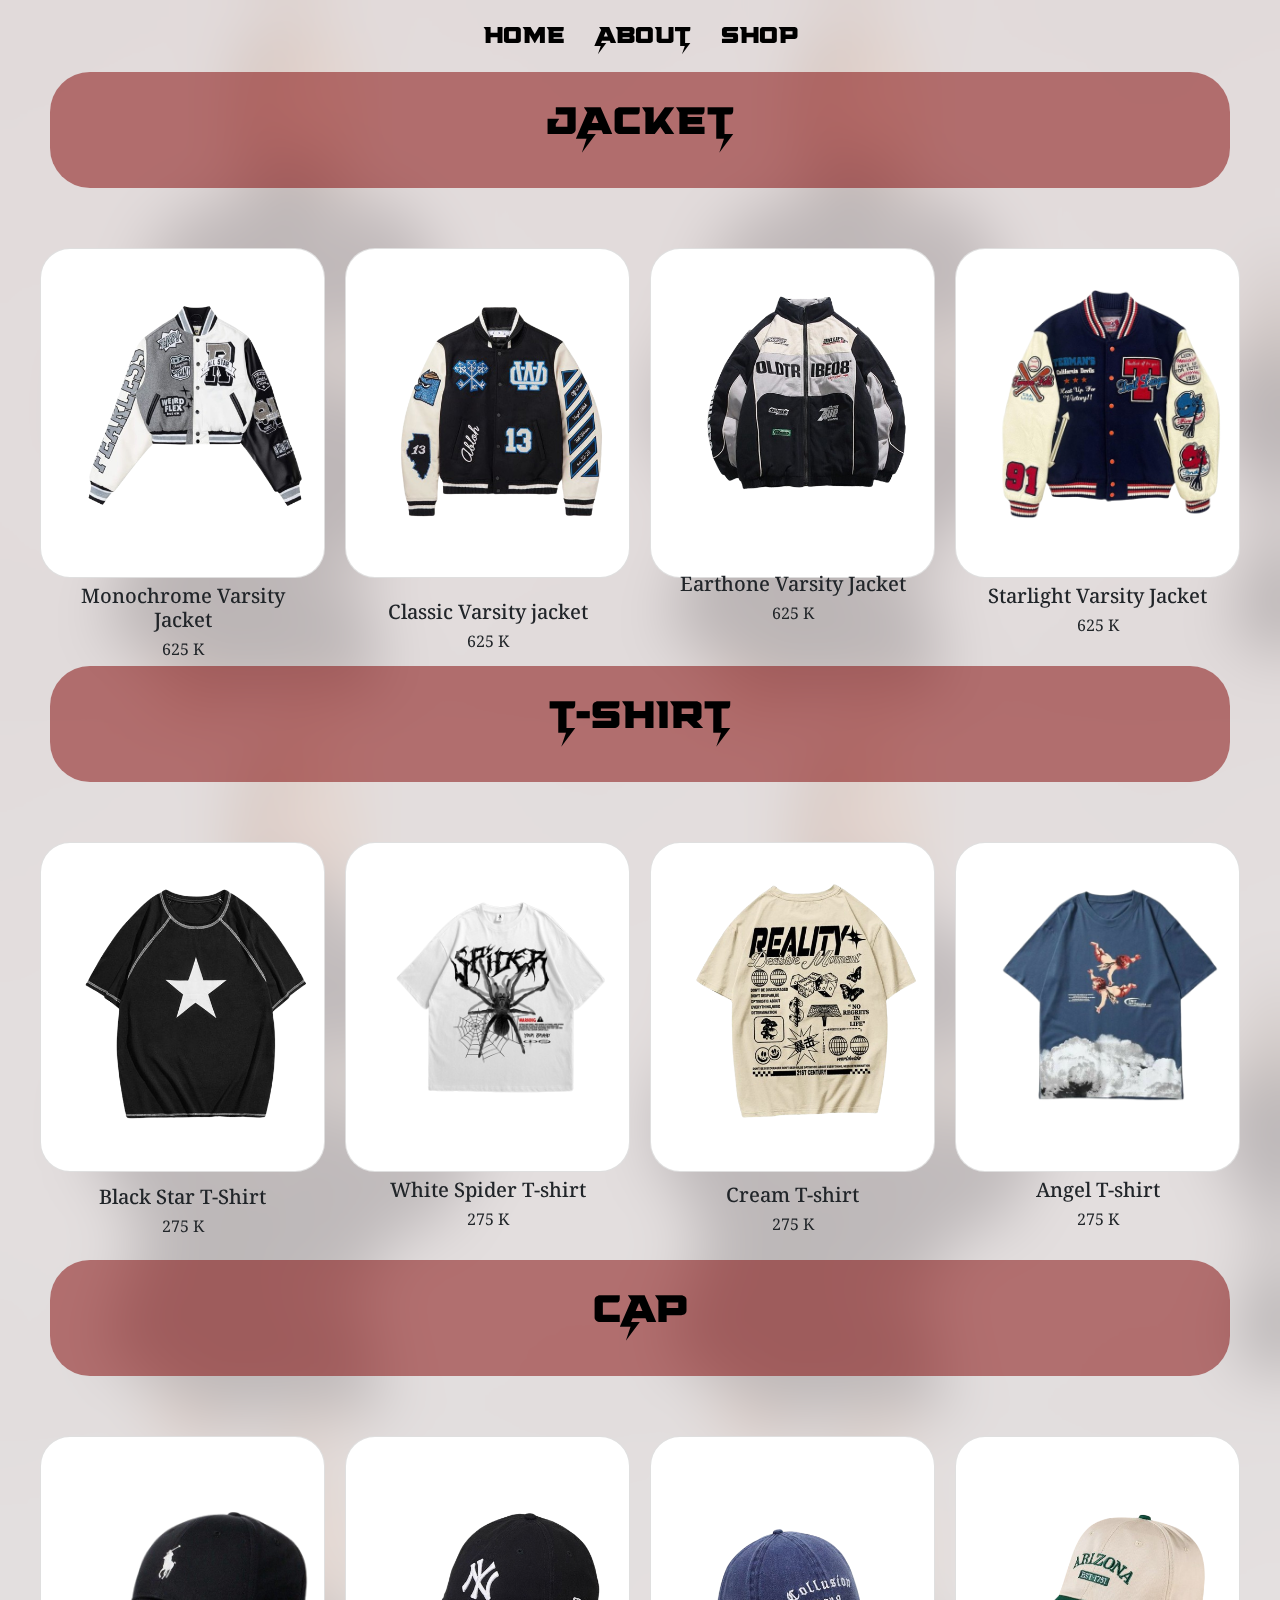
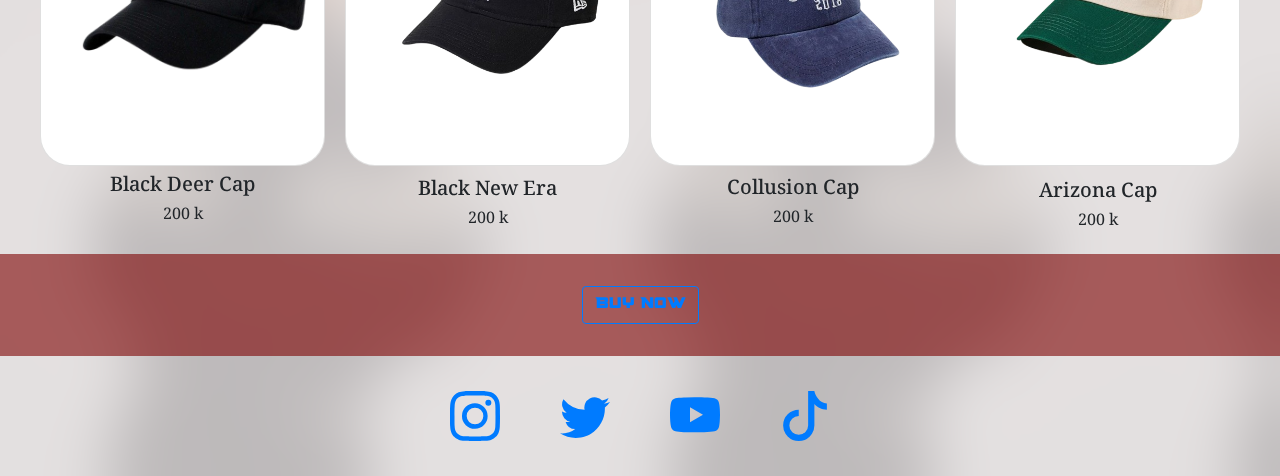
<file: TugasAkhirKelompok1/shop.html>
<!DOCTYPE html>
<html lang="en">
<head>
  <link rel="icon" type="image/png" href="image/logo.jpeg">
    <link rel="stylesheet" type="text/css" href="shop.css" />
    <meta charset="UTF-8">
    <meta name="viewport" content="width=device-width, initial-scale=1.0">
    <title>Shop</title>
    <link
      href="https://cdn.jsdelivr.net/npm/bootstrap@5.3.3/dist/css/bootstrap.min.css"
      rel="stylesheet"
      integrity="sha384-QWTKZyjpPEjISv5WaRU9OFeRpok6YctnYmDr5pNlyT2bRjXh0JMhjY6hW+ALEwIH"
      crossorigin="anonymous"
    />
    <link
          rel="stylesheet"
          href="https://stackpath.bootstrapcdn.com/bootstrap/4.3.1/css/bootstrap.min.css"
          integrity="sha384-ggOyR0iXCbMQv3Xipma34MD+dH/1fQ784/j6cY/iJTQUOhcWr7x9JvoRxT2MZw1T"
          crossorigin="anonymous"
        />
        <script>
          document.addEventListener('DOMContentLoaded', function () {
            const links = document.querySelectorAll('a');
      
            links.forEach(function (link) {
              link.addEventListener('click', function (event) {
                const confirmationMessage = 'Yakin ingin keluar dari halaman?';
                if (!confirm(confirmationMessage)) {
                  event.preventDefault(); // Membatalkan navigasi jika pengguna mengklik 'Batal'
                }
              });
            });
          });
        </script>
</head>
<body>
    <nav>
        <ul class="nav-flex-row">
          <li class="nav-item" >
            <a href="index.html">Home</a>
          </li>
          <li class="nav-item">
            <a href="about.html">About</a>
          </li>
          <li class="nav-item">
            <a href="#shop">Shop</a>
          </li>
        </ul>
      </nav>
      <br><br><br>

    <div class="judul"> <h1> JACKET </h1> </div>
      <div class="wrapper">
        <div class="card" style="width: 18rem">
          <img src="image/J1.png" class="card-img-top" alt="..." />
          <div class="card-body">
            <h5 class="card-title">Monochrome Varsity Jacket</h5>
            <p class="card-text"> 625 K </p>
          </div>
        </div>
        <div class="card" style="width: 18rem">
          <img src="image/J2.png" class="card-img-top" alt="..." />
          <div class="card-body">
            <h5 class="card-title">Classic Varsity jacket</h5>
            <p class="card-text"> 625 K </p>
          </div>
        </div>
        <div class="card" style="width: 18rem">
          <img src="image/b.png"  class="card-img-top1" alt="..." />
          <div class="card-body">
            <h5 class="card-title">Earthone Varsity Jacket</h5>
            <p class="card-text"> 625 K </p>
          </div>
        </div>
        <div class="card" style="width: 18rem">
            <img src="image/jaket2.png"  class="card-img-top1" alt="..." />
            <div class="card-body">
              <h5 class="card-title">Starlight Varsity Jacket</h5>
              <p class="card-text"> 625 K </p>
            </div>
          </div>
      </div>
      <br><br>
      <div class="judul"> <h1> T-SHIRT </h1> </div>
      <div class="wrapper">
        <div class="card" style="width: 18rem">
          <img src="image/K1.png" class="card-img-top" alt="..." />
          <div class="card-body">
            <h5 class="card-title">Black Star T-Shirt</h5>
            <p class="card-text"> 275 K</p>
          </div>
        </div>
        <div class="card" style="width: 18rem">
          <img src="image/K2.png" class="card-img-top" alt="..." />
          <div class="card-body">
            <h5 class="card-title">White Spider T-shirt</h5>
            <p class="card-text">275 K</p>
          </div>
        </div>
        <div class="card" style="width: 18rem">
          <img src="image/K3.png"  class="card-img-top1" alt="..." />
          <div class="card-body">
            <h5 class="card-title">Cream T-shirt</h5>
            <p class="card-text">275 K</p>
          </div>
        </div>
        <div class="card" style="width: 18rem">
            <img src="image/K4.png"  class="card-img-top1" alt="..." />
            <div class="card-body">
              <h5 class="card-title">Angel T-shirt</h5>
              <p class="card-text">275 K</p>
            </div>
          </div>
      </div>
      <br><br>
      <div class="judul"> <h1> CAP </h1> </div>
      <div class="wrapper">
        <div class="card" style="width: 18rem">
          <img src="image/topihitam.png" class="card-img-top" alt="..." />
          <div class="card-body">
            <h5 class="card-title">Black Deer Cap</h5>
            <p class="card-text">200 k</p>
          </div>
        </div>
        <div class="card" style="width: 18rem">
          <img src="image/rbg.png" class="card-img-top" alt="..." />
          <div class="card-body">
            <h5 class="card-title">Black New Era</h5>
            <p class="card-text">200 k</p>
          </div>
        </div>
        <div class="card" style="width: 18rem">
          <img src="image/C2.png"  class="card-img-top1" alt="..." />
          <div class="card-body">
            <h5 class="card-title">Collusion Cap</h5>
            <p class="card-text">200 k</p>
          </div>
        </div>
        <div class="card" style="width: 18rem">
            <img src="image/C3.png"  class="card-img-top1" alt="..." />
            <div class="card-body">
              <h5 class="card-title">Arizona Cap</h5>
              <p class="card-text">200 k</p>
            </div>
          </div>
      </div>
      <br><br>
      <div class="buy-button">
        <a href="halaman3.html" class="btn btn-outline-primary">Buy Now</a>
      </div>
      <div class="footer1">
        <a href="https://www.instagram.com/"
          ><svg
            xmlns="http://www.w3.org/2000/svg"
            width="50"
            height="50"
            fill="currentColor"
            class="bi bi-instagram"
            viewBox="0 0 16 16"
          >
            <path
              d="M8 0C5.829 0 5.556.01 4.703.048 3.85.088 3.269.222 2.76.42a3.9 3.9 0 0 0-1.417.923A3.9 3.9 0 0 0 .42 2.76C.222 3.268.087 3.85.048 4.7.01 5.555 0 5.827 0 8.001c0 2.172.01 2.444.048 3.297.04.852.174 1.433.372 1.942.205.526.478.972.923 1.417.444.445.89.719 1.416.923.51.198 1.09.333 1.942.372C5.555 15.99 5.827 16 8 16s2.444-.01 3.298-.048c.851-.04 1.434-.174 1.943-.372a3.9 3.9 0 0 0 1.416-.923c.445-.445.718-.891.923-1.417.197-.509.332-1.09.372-1.942C15.99 10.445 16 10.173 16 8s-.01-2.445-.048-3.299c-.04-.851-.175-1.433-.372-1.941a3.9 3.9 0 0 0-.923-1.417A3.9 3.9 0 0 0 13.24.42c-.51-.198-1.092-.333-1.943-.372C10.443.01 10.172 0 7.998 0zm-.717 1.442h.718c2.136 0 2.389.007 3.232.046.78.035 1.204.166 1.486.275.373.145.64.319.92.599s.453.546.598.92c.11.281.24.705.275 1.485.039.843.047 1.096.047 3.231s-.008 2.389-.047 3.232c-.035.78-.166 1.203-.275 1.485a2.5 2.5 0 0 1-.599.919c-.28.28-.546.453-.92.598-.28.11-.704.24-1.485.276-.843.038-1.096.047-3.232.047s-2.39-.009-3.233-.047c-.78-.036-1.203-.166-1.485-.276a2.5 2.5 0 0 1-.92-.598 2.5 2.5 0 0 1-.6-.92c-.109-.281-.24-.705-.275-1.485-.038-.843-.046-1.096-.046-3.233s.008-2.388.046-3.231c.036-.78.166-1.204.276-1.486.145-.373.319-.64.599-.92s.546-.453.92-.598c.282-.11.705-.24 1.485-.276.738-.034 1.024-.044 2.515-.045zm4.988 1.328a.96.96 0 1 0 0 1.92.96.96 0 0 0 0-1.92m-4.27 1.122a4.109 4.109 0 1 0 0 8.217 4.109 4.109 0 0 0 0-8.217m0 1.441a2.667 2.667 0 1 1 0 5.334 2.667 2.667 0 0 1 0-5.334"
            /></svg
        ></a>
        <a href="https://twitter.com/">
          <svg
            xmlns="http://www.w3.org/2000/svg"
            width="50"
            height="50"
            fill="currentColor"
            class="bi bi-twitter"
            viewBox="0 0 16 16"
          >
            <path
              d="M5.026 15c6.038 0 9.341-5.003 9.341-9.334q.002-.211-.006-.422A6.7 6.7 0 0 0 16 3.542a6.7 6.7 0 0 1-1.889.518 3.3 3.3 0 0 0 1.447-1.817 6.5 6.5 0 0 1-2.087.793A3.286 3.286 0 0 0 7.875 6.03a9.32 9.32 0 0 1-6.767-3.429 3.29 3.29 0 0 0 1.018 4.382A3.3 3.3 0 0 1 .64 6.575v.045a3.29 3.29 0 0 0 2.632 3.218 3.2 3.2 0 0 1-.865.115 3 3 0 0 1-.614-.057 3.28 3.28 0 0 0 3.067 2.277A6.6 6.6 0 0 1 .78 13.58a6 6 0 0 1-.78-.045A9.34 9.34 0 0 0 5.026 15"
            />
          </svg>
        </a>
        <a href="https://youtube.com/"
          ><svg
            xmlns="http://www.w3.org/2000/svg"
            width="50"
            height="50"
            fill="currentColor"
            class="bi bi-youtube"
            viewBox="0 0 16 16"
          >
            <path
              d="M8.051 1.999h.089c.822.003 4.987.033 6.11.335a2.01 2.01 0 0 1 1.415 1.42c.101.38.172.883.22 1.402l.01.104.022.26.008.104c.065.914.073 1.77.074 1.957v.075c-.001.194-.01 1.108-.082 2.06l-.008.105-.009.104c-.05.572-.124 1.14-.235 1.558a2.01 2.01 0 0 1-1.415 1.42c-1.16.312-5.569.334-6.18.335h-.142c-.309 0-1.587-.006-2.927-.052l-.17-.006-.087-.004-.171-.007-.171-.007c-1.11-.049-2.167-.128-2.654-.26a2.01 2.01 0 0 1-1.415-1.419c-.111-.417-.185-.986-.235-1.558L.09 9.82l-.008-.104A31 31 0 0 1 0 7.68v-.123c.002-.215.01-.958.064-1.778l.007-.103.003-.052.008-.104.022-.26.01-.104c.048-.519.119-1.023.22-1.402a2.01 2.01 0 0 1 1.415-1.42c.487-.13 1.544-.21 2.654-.26l.17-.007.172-.006.086-.003.171-.007A100 100 0 0 1 7.858 2zM6.4 5.209v4.818l4.157-2.408z"
            /></svg
        ></a>
        <a href="https://tiktok.com/"
          ><svg
            xmlns="http://www.w3.org/2000/svg"
            width="50"
            height="50"
            fill="currentColor"
            class="bi bi-tiktok"
            viewBox="0 0 16 16"
          >
            <path
              d="M9 0h1.98c.144.715.54 1.617 1.235 2.512C12.895 3.389 13.797 4 15 4v2c-1.753 0-3.07-.814-4-1.829V11a5 5 0 1 1-5-5v2a3 3 0 1 0 3 3z"
            /></svg
        ></a>
      </div>
</body>
</html>
</file>
<file: TugasAkhirKelompok1/main.css>
@font-face{
    font-family: supercharge;
    src:url(SuperchargeStraight-nR87V.otf)
}
@font-face{
    font-family: noto;
    src:url(NotoSerif-VariableFont_wdth\,wght.ttf)
}
* {
    font-family: noto;
}
body{
    background: 
    url(image/bgstreet.jpg);
  backdrop-filter: blur(30px);
  background-size: cover;
}
.nav-flex-row {
    
    display: flex;
    flex-direction: row;
    justify-content: center;
    position: absolute;
    z-index: 100;
    left: 0;
    width: 100%;
    padding: 0;
}

.nav-item{
    text-decoration: none;
    list-style-type: none;
}

.nav-flex-row li {
    text-decoration: none;
    list-style-type: none;
    padding: 20px 15px;
    
}

.nav-flex-row li a {
    font-family: supercharge;
    color: black;
    font-size: 1.5em;
    text-transform: uppercase;
    font-weight: 300;
}

.carousel-inner{
    font-family: noto;
}

.footer{
    display: flex;
   
    justify-content: center;
    padding: 10px 30px;
    border-radius: 20px;
    justify-content: space-between;
}

.paragraf{
    font-family: coffee;
    margin-left: 60px;
    justify-items: center;
    margin-top: 40px;
    align-items: center;
    gap: 20px;
    text-decoration: none;
    }

.footer1{
    gap: 60px;
    display: flex;
    justify-content: center;
    padding: 35px;
  
}
</file>
<file: TugasAkhirKelompok1/about.css>
@font-face{
    font-family: supercharge;
    src:url(SuperchargeStraight-nR87V.otf)
}
@font-face{
    font-family: noto;
    src:url(NotoSerif-VariableFont_wdth\,wght.ttf)
}
* {
    font-family: noto;
}
body{
    background:
    url(image/bgstreet.jpg);
  backdrop-filter: blur(30px);
  background-size: cover;
}
.nav-flex-row {
   
    display: flex;
    flex-direction: row;
    justify-content: center;
    position: absolute;
    z-index: 100;
    left: 0;
    width: 100%;
    padding: 0;
}

.nav-item{
    
    text-decoration: none;
    list-style-type: none;
}

.nav-flex-row li {
    
    text-decoration: none;
    list-style-type: none;
    padding: 20px 15px;
    
}

.nav-flex-row li a {
    font-family: supercharge;
    color: rgb(255, 253, 253);
    font-size: 1.5em;
    text-transform: uppercase;
    font-weight: 300;
}

.wrapper {
    display: flex;
    justify-content: center;
    margin: 10 30px;
    background-color: maroon;
    padding: 10px;
    border-radius: 20px;
}
.wrapper p{
    line-height: 10px;
}
.wrapper svg{
    justify-items: center;
    margin-left: 40px;
}
.wrapper-1 {
    display: flex;
    justify-content: center;
    margin: 10 30px;


}

.wrapper-1 .card {
    margin: 10px 10px;
    border-radius: 30px;
    text-align: center;
    background-color: rgb(245, 246, 245);
    width: 300px;
    height: 330px;
}

.wrapper .card {
    margin: 30px 10px 10px;
    border-radius: 30px;
    text-align: center;
    background-color: rgb(255, 255, 255);
    width: 300px;
    height: 330px;
}

.card img {
    padding: 10px;
    margin: auto;
    width: 250px;
    border-radius: 30px;

}
.judul {
    color: rgb(253, 253, 253);
    text-shadow: maroon;
    text-align: center;
}
.judul h1{
    font-family: supercharge;
}
.card-body {
    margin: 0px;
}
.card:hover {
    scale: 1.10;
}
.card-img-top1 {
    margin: 30px;
}
.Product{
    background-color: aquamarine;
    display: flex;
    text-align: center;
    padding: 2rem;
    gap: 20px;
    line-height: 7px;
  }


.promo {
    display: grid;
    justify-content: center;
    align-items: center;
}
.footer{
    display: flex;
    background-color: #fdd5fd;
    justify-content: center;
    padding: 10px 30px;
    border-radius: 20px;
    justify-content: space-between;
}

.paragraf{
    font-family: coffee;
    margin-left: 60px;
    justify-items: center;
    margin-top: 40px;
    align-items: center;
    gap: 20px;
    text-decoration: none;
    }

.footer1{
    gap: 60px;
    display: flex;
    justify-content: center;
    padding: 35px;
  
}
</file>
<file: TugasAkhirKelompok1/hal22.css>
/* navbar */
@font-face{
    font-family: supercharge;
    src:url(SuperchargeStraight-nR87V.otf)
}
@font-face{
    font-family: noto;
    src:url(NotoSerif-VariableFont_wdth\,wght.ttf)
}
* {
    font-family: noto;
}
.nav-flex-row {
    display: flex;
    flex-direction: row;
    justify-content: center;
    position: absolute;
    z-index: 100;
    left: 0;
    width: 100%;
    padding: 0;
}

.nav-item{
    text-decoration: none;
    list-style-type: none;
}

.nav-flex-row li {
    text-decoration: none;
    list-style-type: none;
    padding: 20px 15px;
    
}

.nav-flex-row li a {
    font-family: supercharge;
    color: black;
    font-size: 1.5em;
    text-transform: uppercase;
    font-weight: 300;
}
.wrapper {
    display: flex;
    justify-content: center;
    margin: 10 30px;
}

.wrapper-1 {
    display: flex;
    justify-content: center;
    margin: 10 30px;


}

.wrapper-1 .card {
    margin: 10px 10px;
    border-radius: 30px;
    text-align: center;
    background-color: rgb(245, 246, 245);
    width: 300px;
    height: 330px;
}

.wrapper .card {
    margin: 30px 10px 10px;
    border-radius: 30px;
    text-align: center;
    background-color: rgb(245, 246, 245);
    width: 300px;
    height: 330px;
}

.card img {
    padding: 10px;
    margin: 40px 20px;
    width: 250px;
    border-radius: 30px;

}
.judul {
    font-family: supercharge;
    color: black;
    text-shadow: maroon;
    text-align: center;
}
.card-body {
    margin: 5px;
}
.card:hover {
    scale: 1.10;
}
.card-img-top1 {
    margin: 40px;
}
.Product{
    background-color: aquamarine;
    display: flex;
    text-align: center;
    padding: 2rem;
    gap: 20px;
    line-height: 7px;
  }



.promo {
    display: grid;
    justify-content: center;
    align-items: center;
}


/* footer */
.buy-button{
    background-color: rgba(126, 5, 5, 0.61);
    padding: 2rem;
    text-align: center;
    font-family: supercharge;
}

/* caraousel */
.carousel-inner{
    column-fill: auto;
    font-family: coffee;
}
.carousel-inner{
    color: black;
}
.footer{
    display: flex;
    background-color: #fdd5fd;
    justify-content: center;
    padding: 10px 30px;
    border-radius: 20px;
    justify-content: space-between;
}

.paragraf{
    font-family: coffee;
    margin-left: 60px;
    justify-items: center;
    margin-top: 40px;
    align-items: center;
    gap: 20px;
    text-decoration: none;
    }

.footer1{
    gap: 60px;
    display: flex;
    justify-content: center;
    padding: 35px;
  
}
</file>
<file: TugasAkhirKelompok1/hal23.css>
/* navbar */
@font-face{
    font-family: supercharge;
    src:url(SuperchargeStraight-nR87V.otf)
}
@font-face{
    font-family: noto;
    src:url(NotoSerif-VariableFont_wdth\,wght.ttf)
}
* {
    font-family: noto;
}
.nav-flex-row {
    display: flex;
    flex-direction: row;
    justify-content: center;
    position: absolute;
    z-index: 100;
    left: 0;
    width: 100%;
    padding: 0;
}

.nav-item{
    text-decoration: none;
    list-style-type: none;
}

.nav-flex-row li {
    text-decoration: none;
    list-style-type: none;
    padding: 20px 15px;
    
}

.nav-flex-row li a {
    font-family: supercharge;
    color: black;
    font-size: 1.5em;
    text-transform: uppercase;
    font-weight: 300;
}
.wrapper {
    display: flex;
    justify-content: center;
    margin: 10 30px;
}

.wrapper-1 {
    display: flex;
    justify-content: center;
    margin: 10 30px;


}

.wrapper-1 .card {
    margin: 10px 10px;
    border-radius: 30px;
    text-align: center;
    background-color: rgb(245, 246, 245);
    width: 300px;
    height: 330px;
}

.wrapper .card {
    margin: 30px 10px 10px;
    border-radius: 30px;
    text-align: center;
    background-color: rgb(245, 246, 245);
    width: 300px;
    height: 330px;
}

.card img {
    padding: 10px;
    margin: 40px 20px;
    width: 250px;
    border-radius: 30px;

}
.judul {
    font-family: supercharge;
    color: black;
    text-shadow: maroon;
    text-align: center;
}
.card-body {
    margin: 5px;
}
.card:hover {
    scale: 1.10;
}
.card-img-top1 {
    margin: 40px;
}
.Product{
    background-color: aquamarine;
    display: flex;
    text-align: center;
    padding: 2rem;
    gap: 20px;
    line-height: 7px;
  }



.promo {
    display: grid;
    justify-content: center;
    align-items: center;
}


/* footer */
.buy-button{
    background-color: rgba(126, 5, 5, 0.61);
    padding: 2rem;
    text-align: center;
    font-family: supercharge;
}

/* caraousel */
.carousel-inner{
    column-fill: auto;
    font-family: coffee;
}
.carousel-inner{
    color: black;
}
.footer{
    display: flex;
    background-color: #fdd5fd;
    justify-content: center;
    padding: 10px 30px;
    border-radius: 20px;
    justify-content: space-between;
}

.paragraf{
    font-family: coffee;
    margin-left: 60px;
    justify-items: center;
    margin-top: 40px;
    align-items: center;
    gap: 20px;
    text-decoration: none;
    }

.footer1{
    gap: 60px;
    display: flex;
    justify-content: center;
    padding: 35px;
  
}
</file>
<file: TugasAkhirKelompok1/shop.css>
@font-face{
    font-family: supercharge;
    src:url(SuperchargeStraight-nR87V.otf)
}
@font-face{
    font-family: noto;
    src:url(NotoSerif-VariableFont_wdth\,wght.ttf)
}
* {
    font-family: noto;
}
body{
    background: linear-gradient(rgba(230, 221, 221, 0.8), rgba(233, 229, 229, 0.8)),
    url(image/model.png);
  backdrop-filter: blur(30px);
  background-size: cover;
}

.nav-flex-row {
    overflow: hidden;
    display: flex;
    flex-direction: row;
    justify-content: center;
    position: absolute;
    z-index: 100;
    left: 0;
    width: 100%;
    padding: 0;
}

.nav-item{
    text-decoration: none;
    list-style-type: none;
}

.nav-flex-row li {
    text-decoration: none;
    list-style-type: none;
    padding: 20px 15px;
    
}

.nav-flex-row li a {
    font-family: supercharge;
    color: black;
    font-size: 1.5em;
    text-transform: uppercase;
    font-weight: 300;
}

.wrapper {
    display: flex;
    justify-content: center;
    margin: 10 30px;

    padding: 30px;
    border-radius: 35px;
}
.wrapper p{
    line-height: 10px;
}
.wrapper svg{
    justify-items: center;
    margin-left: 40px;
}
.wrapper-1 {
    display: flex;
    justify-content: center;
    margin: 10 30px;


}

.wrapper-1 .card {
    margin: 10px 10px;
    border-radius: 30px;
    text-align: center;
    background-color: rgb(245, 246, 245);
    width: 300px;
    height: 330px;
}

.wrapper .card {
    margin: 30px 10px 10px;
    border-radius: 30px;
    text-align: center;
    background-color: rgb(255, 255, 255);
    width: 300px;
    height: 330px;
}

.card img {
    padding: 10px;
    margin: 30px ;
    width: 250px;
    border-radius: 30px;

}
.judul {
    color: black;
    text-shadow: maroon;
    text-align: center;
    background-color: rgba(128, 0, 0, 0.5);
    padding: 30px;
    border-radius: 40px;
    margin-left: 50px;
    margin-right: 50px;
}
.judul h1{
    font-family: supercharge;
}
.card-body {
    margin: 5px;
}
.card:hover {
    scale: 1.10;
}
.card-img-top1 {
    margin: 40px;
}
.Product{
    background-color: aquamarine;
    display: flex;
    text-align: center;
    padding: 2rem;
    gap: 20px;
    line-height: 7px;
  }

  .buy-button{
    background-color: rgba(126, 5, 5, 0.61);
    padding: 2rem;
    text-align: center;
    font-family: supercharge;
}
.footer{
    display: flex;
    background-color: #fdd5fd;
    justify-content: center;
    padding: 10px 30px;
    border-radius: 20px;
    justify-content: space-between;
}

.paragraf{
    font-family: coffee;
    margin-left: 60px;
    justify-items: center;
    margin-top: 40px;
    align-items: center;
    gap: 20px;
    text-decoration: none;
    }

.footer1{
    gap: 60px;
    display: flex;
    justify-content: center;
    padding: 35px;
  
}
</file>
